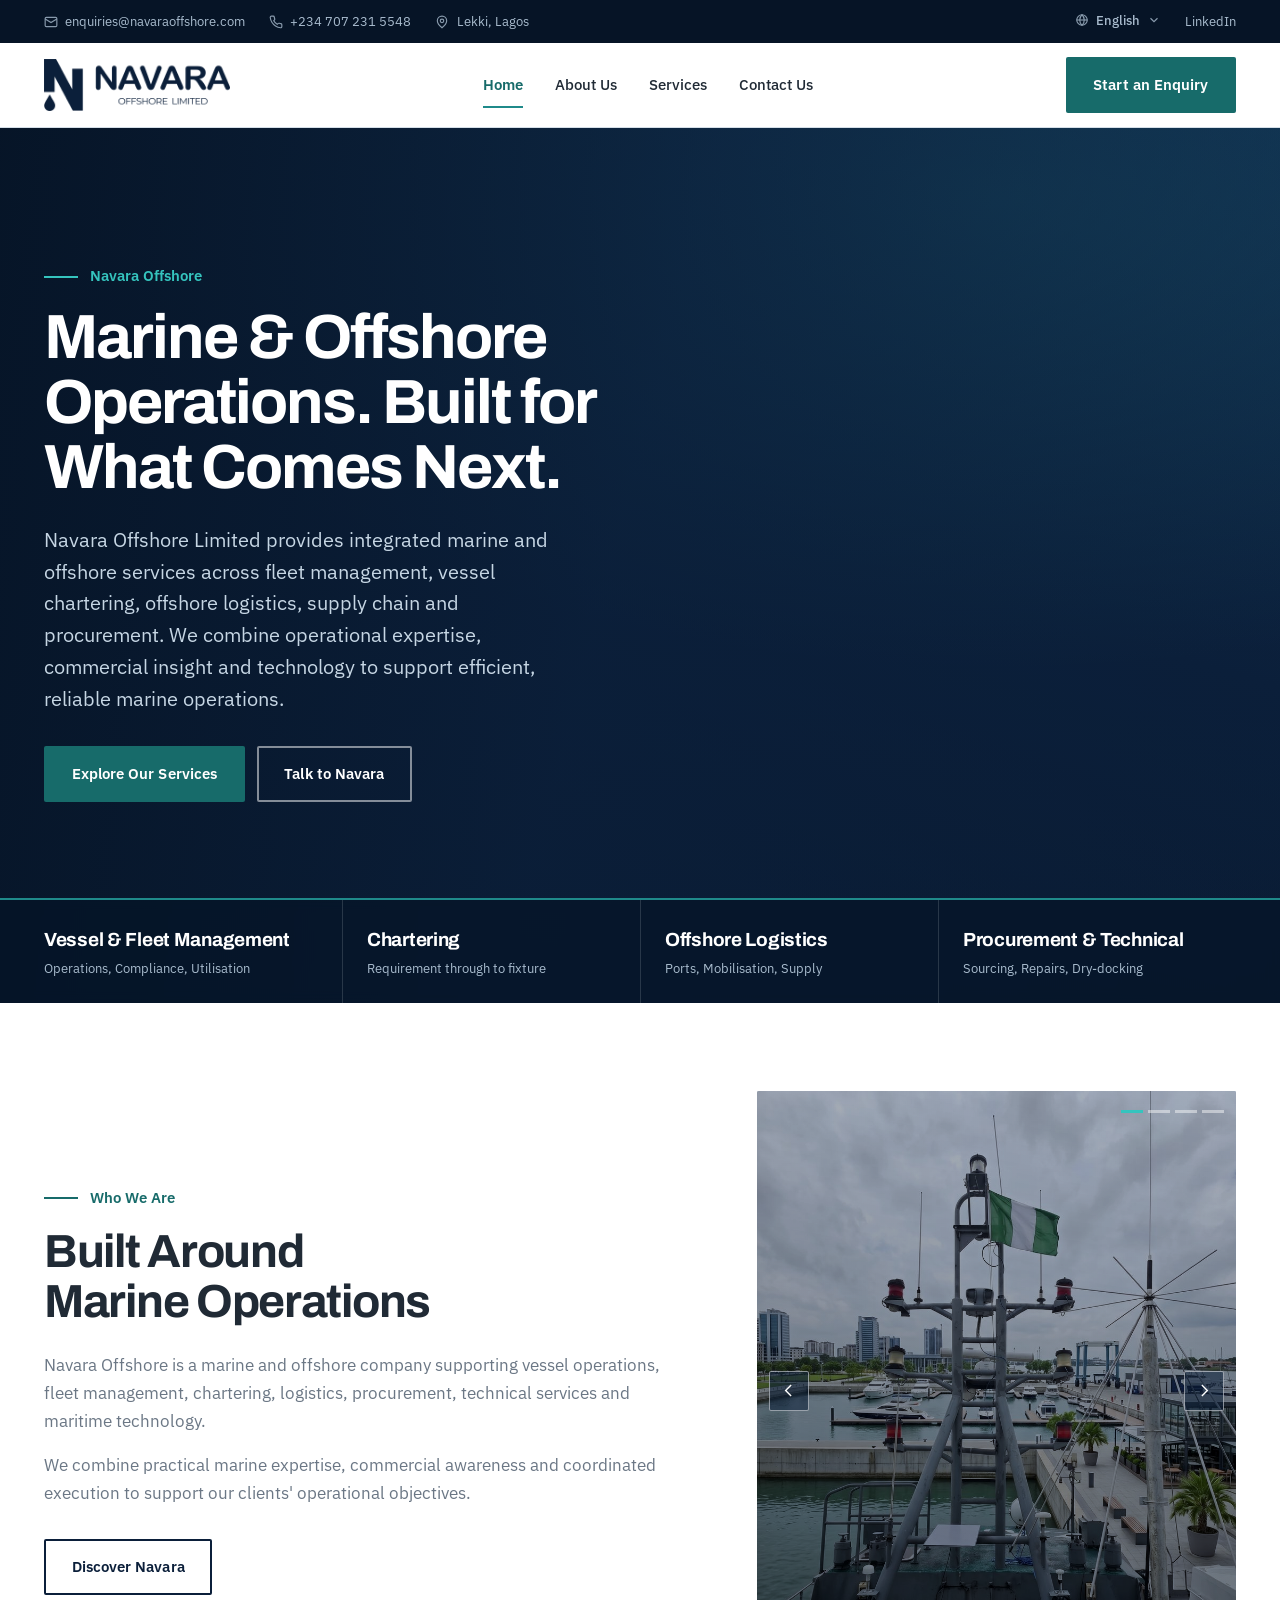
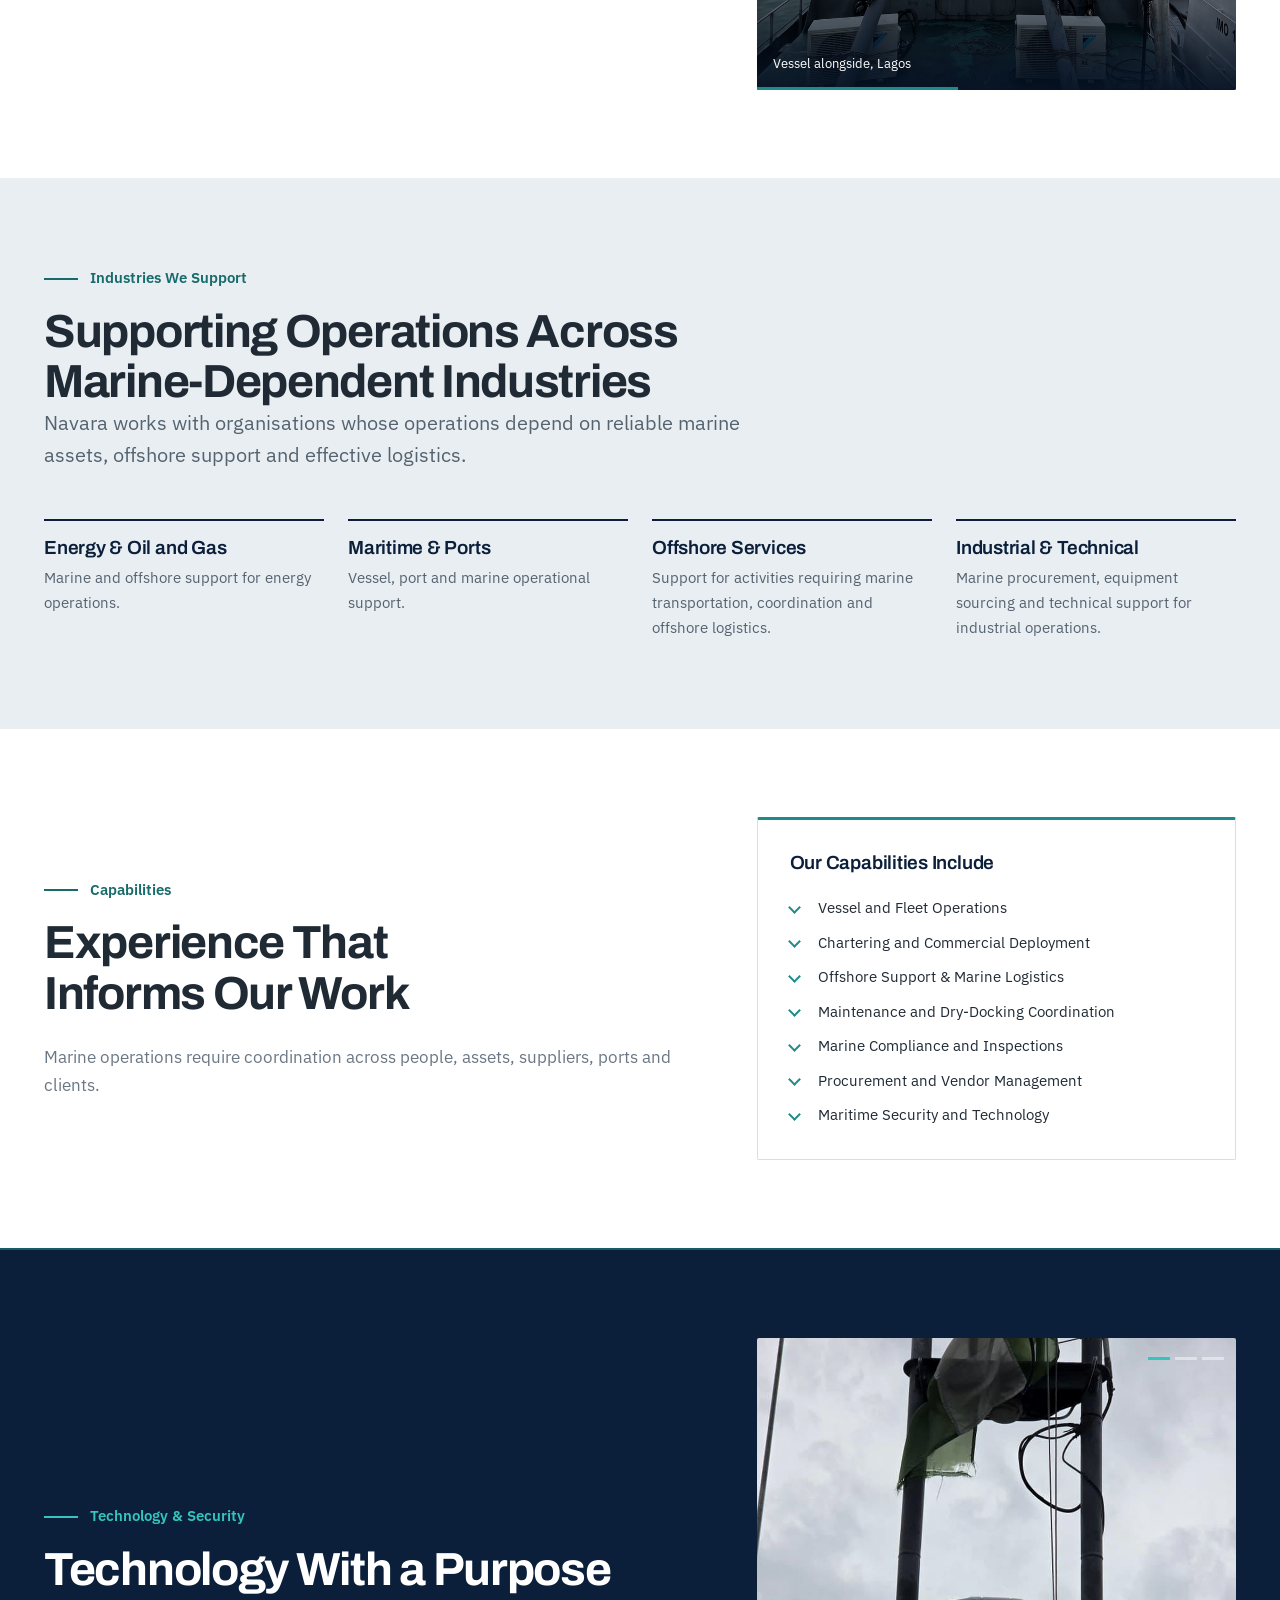
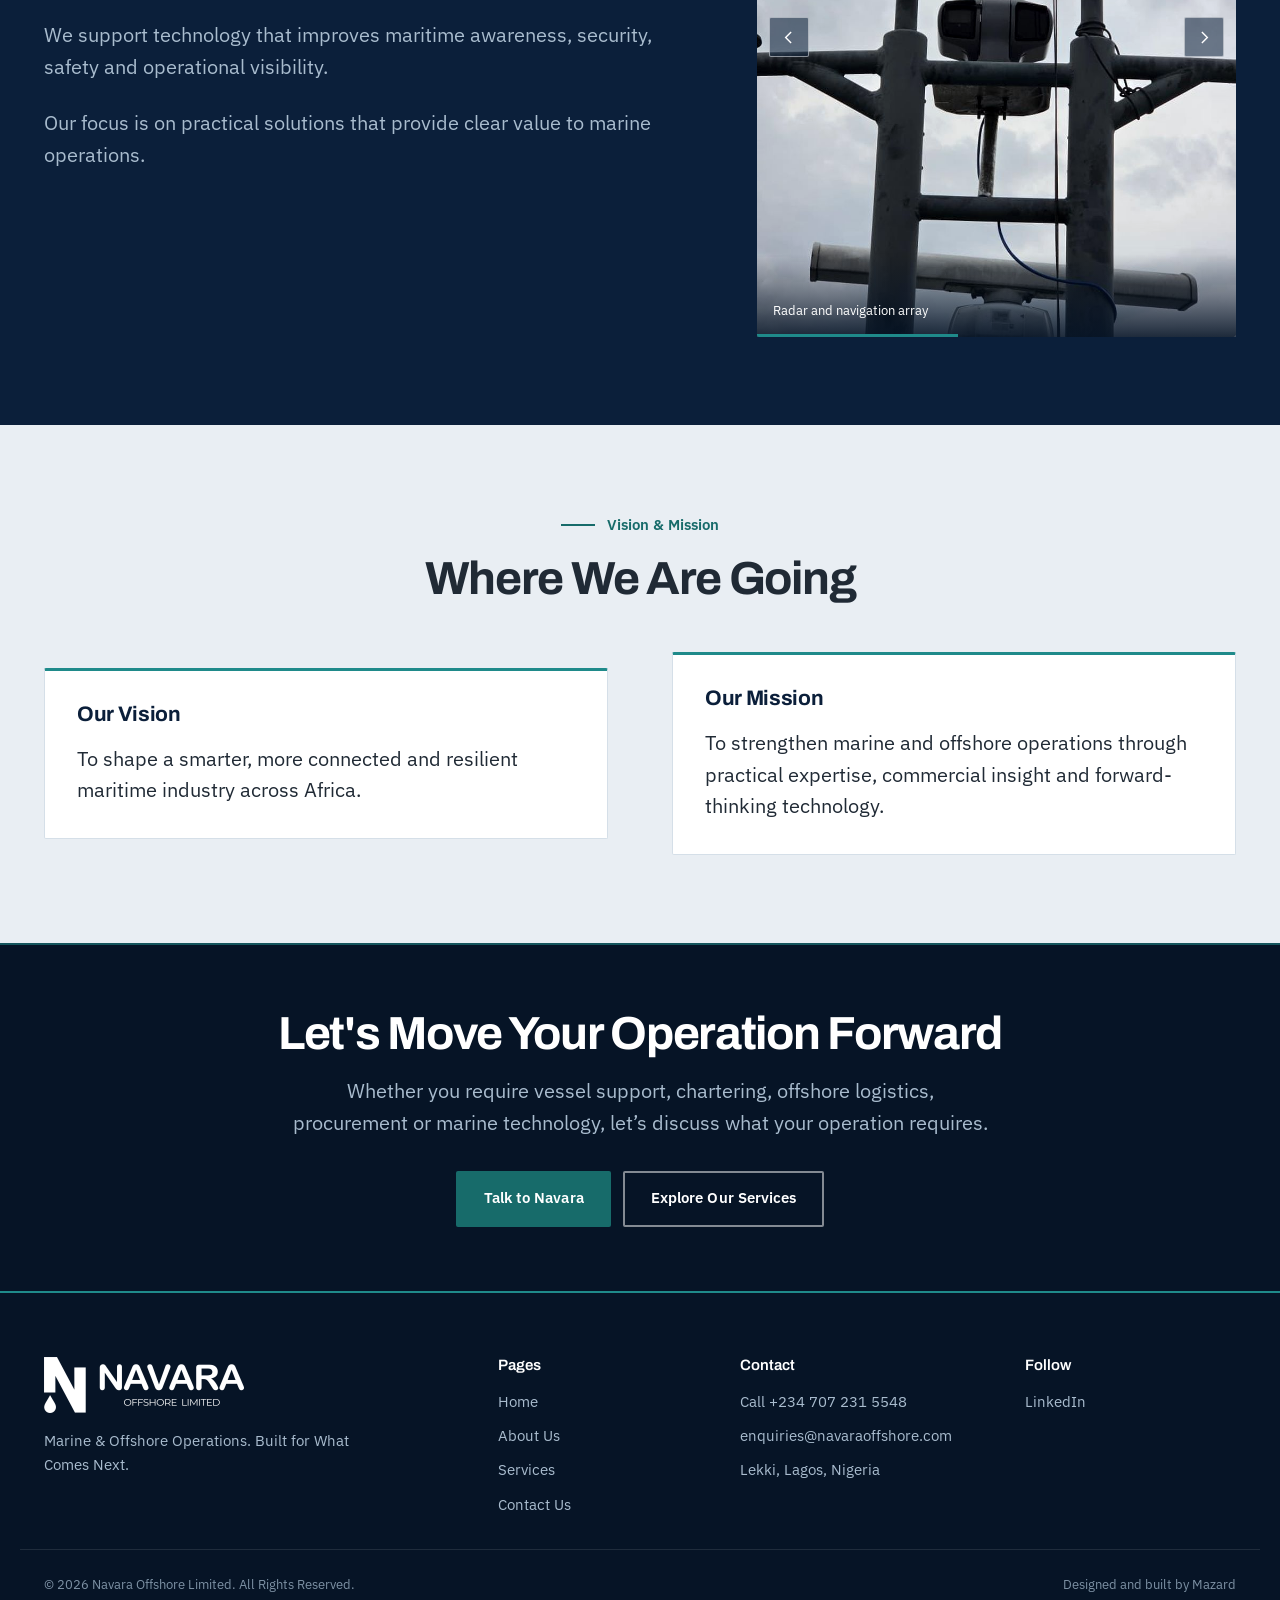
<file: index.html>
<!DOCTYPE html>
<html lang="en">
<head>
  <meta charset="UTF-8">
  <meta name="viewport" content="width=device-width, initial-scale=1">
  <title>Marine &amp; Offshore Services in Nigeria | Navara Offshore</title>
  <meta name="description" content="Navara Offshore Limited: vessel and fleet management, chartering, offshore logistics, procurement and maritime technology across Nigeria and West Africa.">
  <meta name="robots" content="index, follow, max-image-preview:large, max-snippet:-1, max-video-preview:-1">

  <link rel="canonical" href="https://navaraoffshore.com/">

  <!-- Favicons generated from the Navara mark -->
  <link rel="icon" href="favicon.ico" sizes="any">
  <link rel="icon" type="image/png" sizes="32x32" href="images/favicon-32x32.png">
  <link rel="icon" type="image/png" sizes="16x16" href="images/favicon-16x16.png">
  <link rel="apple-touch-icon" href="images/apple-touch-icon.png">
  <link rel="manifest" href="site.webmanifest">
  <meta name="theme-color" content="#0B1F3A">

  <meta property="og:type" content="website">
  <meta property="og:site_name" content="Navara Offshore">
  <meta property="og:locale" content="en_GB">
  <meta property="og:title" content="Marine &amp; Offshore Services in Nigeria | Navara Offshore">
  <meta property="og:description" content="Marine expertise, operational capability and forward-thinking technology supporting vessels, offshore activities and the businesses behind them.">
  <meta property="og:url" content="https://navaraoffshore.com/">
  <meta property="og:image" content="https://navaraoffshore.com/images/og-image.jpg">
  <meta property="og:image:alt" content="Navara Offshore Limited — marine and offshore operations">
  <meta property="og:image:width" content="1200">
  <meta property="og:image:height" content="630">
  <meta name="twitter:image:alt" content="Navara Offshore Limited — marine and offshore operations">
  <meta name="twitter:card" content="summary_large_image">

  <link rel="preconnect" href="https://fonts.googleapis.com">
  <link rel="preconnect" href="https://fonts.gstatic.com" crossorigin>
  <link rel="preconnect" href="https://images.unsplash.com">
  <link rel="stylesheet" href="https://fonts.googleapis.com/css2?family=Archivo:wght@500;600;700&family=IBM+Plex+Sans:wght@400;500;600&display=swap">
  <link rel="stylesheet" href="style.css">
</head>
<body>

  <a class="skip-link" href="#main">Skip to content</a>

  <!-- Shown only when the browser reports a language we can offer. An offer,
       never a redirect: auto-redirecting on browser language hides the English
       pages from crawlers and hijacks visitors who wanted the original. -->
  <div class="langbar" id="langbar" hidden>
    <div class="shell langbar__inner">
      <p class="langbar__msg" id="langbar-msg"></p>
      <a class="langbar__go" id="langbar-go" href="/" rel="nofollow noopener"></a>
      <button class="langbar__close" id="langbar-close" type="button" aria-label="Dismiss"><svg viewBox="0 0 24 24" fill="none" stroke="currentColor" stroke-width="2" aria-hidden="true"><path d="M6 6l12 12M18 6L6 18"/></svg></button>
    </div>
  </div>

  <div class="topbar">
    <div class="shell topbar__inner">
      <div class="topbar__group">
        <a class="topbar__item" href="mailto:enquiries@navaraoffshore.com">
          <svg viewBox="0 0 24 24" fill="none" stroke="currentColor" stroke-width="2" aria-hidden="true"><rect x="2" y="4" width="20" height="16" rx="2"/><path d="M2 7l10 6 10-6"/></svg>
          enquiries@navaraoffshore.com
        </a>
        <a class="topbar__item" href="tel:+2347072315548">
          <svg viewBox="0 0 24 24" fill="none" stroke="currentColor" stroke-width="2" aria-hidden="true"><path d="M22 16.9v3a2 2 0 0 1-2.2 2 19.8 19.8 0 0 1-8.6-3.1 19.5 19.5 0 0 1-6-6A19.8 19.8 0 0 1 2.1 4.2 2 2 0 0 1 4.1 2h3a2 2 0 0 1 2 1.7c.12 1 .35 1.9.67 2.8a2 2 0 0 1-.45 2.1L8.1 9.9a16 16 0 0 0 6 6l1.3-1.22a2 2 0 0 1 2.1-.45c.9.32 1.8.55 2.8.67a2 2 0 0 1 1.7 2z"/></svg>
          +234 707 231 5548
        </a>
        <span class="topbar__item">
          <svg viewBox="0 0 24 24" fill="none" stroke="currentColor" stroke-width="2" aria-hidden="true"><path d="M12 22s8-6.1 8-12a8 8 0 10-16 0c0 5.9 8 12 8 12z"/><circle cx="12" cy="10" r="3"/></svg>
          Lekki, Lagos
        </span>
      </div>
      <div class="topbar__group">
        <details class="lang">
          <summary class="lang__btn">
            <svg viewBox="0 0 24 24" fill="none" stroke="currentColor" stroke-width="2" aria-hidden="true"><circle cx="12" cy="12" r="9"/><path d="M3 12h18"/><path d="M12 3c2.5 2.4 3.9 5.6 3.9 9s-1.4 6.6-3.9 9c-2.5-2.4-3.9-5.6-3.9-9S9.5 5.4 12 3z"/></svg>
            <span class="sr-only">Language:</span>
            <span class="lang__now">English</span>
            <svg class="lang__caret" viewBox="0 0 24 24" fill="none" stroke="currentColor" stroke-width="2" aria-hidden="true"><path d="M6 9l6 6 6-6"/></svg>
          </summary>
          <div class="lang__menu">
            <p class="lang__note">Machine translation by Google</p>
            <a class="lang__opt is-current" href="/" aria-current="true">English</a>
            <a class="lang__opt" hreflang="fr" rel="nofollow noopener" href="https://navaraoffshore-com.translate.goog/?_x_tr_sl=en&amp;_x_tr_tl=fr&amp;_x_tr_hl=fr">Français</a>
            <a class="lang__opt" hreflang="pt" rel="nofollow noopener" href="https://navaraoffshore-com.translate.goog/?_x_tr_sl=en&amp;_x_tr_tl=pt&amp;_x_tr_hl=pt">Português</a>
            <a class="lang__opt" hreflang="es" rel="nofollow noopener" href="https://navaraoffshore-com.translate.goog/?_x_tr_sl=en&amp;_x_tr_tl=es&amp;_x_tr_hl=es">Español</a>
          </div>
        </details>
        <a href="https://www.linkedin.com/company/navara-offshore-ltd/" target="_blank" rel="noopener">LinkedIn</a>
      </div>
    </div>
  </div>

  <header class="masthead">
    <div class="shell masthead__inner">
      <a class="brand" href="/" aria-label="Navara Offshore Limited — home">
        <img class="brand__lockup" src="images/logo-lockup-navy.png"
             alt="Navara Offshore Limited" width="800" height="224">
      </a>

      <nav class="nav" id="primary-nav" aria-label="Primary">
        <a class="nav__link" href="/" aria-current="page">Home</a>
        <a class="nav__link" href="/about">About Us</a>
        <a class="nav__link" href="/services">Services</a>
        <a class="nav__link" href="/contact">Contact Us</a>
        <div class="nav__cta"><a class="btn btn--solid btn--block" href="/contact">Start an Enquiry</a></div>
      </nav>

      <div class="masthead__cta">
        <a class="btn btn--solid" href="/contact">Start an Enquiry</a>
      </div>

      <button class="burger" type="button" aria-expanded="false" aria-controls="primary-nav" aria-label="Open menu">
        <span class="burger__bars"></span>
      </button>
    </div>
  </header>

  <main id="main">

    <!-- Hero -->
    <section class="hero">
      <div class="hero__media">
        <img src="https://images.unsplash.com/photo-1598193956767-5f45a6307639?auto=format&fit=crop&w=2000&q=80"
             alt="" fetchpriority="high" decoding="async">
      </div>

      <div class="shell">
        <div class="hero__inner">
          <p class="label">Navara Offshore</p>
          <h1 class="t-display hero__title">Marine &amp; Offshore Operations. Built for What Comes Next.</h1>
          <p class="lede hero__lede">Navara Offshore Limited provides integrated marine and offshore services across fleet management, vessel chartering, offshore logistics, supply chain and procurement. We combine operational expertise, commercial insight and technology to support efficient, reliable marine operations.</p>
          <div class="btns">
            <a class="btn btn--solid" href="/services">Explore Our Services</a>
            <a class="btn btn--line-light" href="/contact">Talk to Navara</a>
          </div>
        </div>
      </div>

      <div class="strip">
        <div class="shell strip__grid">
          <div class="strip__cell">
            <p class="strip__k">Vessel &amp; Fleet Management</p>
            <p class="strip__v">Operations, Compliance, Utilisation</p>
          </div>
          <div class="strip__cell">
            <p class="strip__k">Chartering</p>
            <p class="strip__v">Requirement through to fixture</p>
          </div>
          <div class="strip__cell">
            <p class="strip__k">Offshore Logistics</p>
            <p class="strip__v">Ports, Mobilisation, Supply</p>
          </div>
          <div class="strip__cell">
            <p class="strip__k">Procurement &amp; Technical</p>
            <p class="strip__v">Sourcing, Repairs, Dry-docking</p>
          </div>
        </div>
      </div>
    </section>

    <!-- Who we are -->
    <section class="band">
      <div class="shell split split--text-lead">
        <div>
          <p class="label">Who We Are</p>
          <h2 class="t-h1">Built Around Marine Operations</h2>
          <div class="prose mt-5">
            <p>Navara Offshore is a marine and offshore company supporting vessel operations, fleet management, chartering, logistics, procurement, technical services and maritime technology.</p>
            <p>We combine practical marine expertise, commercial awareness and coordinated execution to support our clients' operational objectives.
</p>
          </div>
          <p class="mt-6"><a class="btn btn--line" href="/about">Discover Navara</a></p>
        </div>
        <div class="figure figure--tall figure--wash figure--keyline slider"
             data-slider aria-label="Navara Offshore marine operations">
          <div class="slider__track">
            <figure class="slider__slide is-current">
              <img src="images/ops-vessel-lagos-marina.jpg" width="900" height="1125"
                   alt="Vessel berthed at a Lagos marina with the Nigerian ensign flying from the mast"
                   loading="lazy" decoding="async">
              <figcaption class="slider__cap">Vessel alongside, Lagos</figcaption>
            </figure>
            <figure class="slider__slide">
              <img src="images/ops-anchor-yard.jpg" width="900" height="1125"
                   alt="Stockless anchor laid out on the ground at a marine yard for inspection"
                   loading="lazy" decoding="async">
              <figcaption class="slider__cap">Ground tackle staged for survey</figcaption>
            </figure>
            <figure class="slider__slide">
              <img src="images/ops-valve-inspection-yard.jpg" width="900" height="1125"
                   alt="Navara crew in coveralls checking marine valves laid out on a bench at a supply yard"
                   loading="lazy" decoding="async">
              <figcaption class="slider__cap">Procurement inspection at the yard</figcaption>
            </figure>
            <figure class="slider__slide">
              <img src="images/ops-propeller-drydock.jpg" width="900" height="1125"
                   alt="Technician working at a vessel propeller and rudder nozzle in dry dock"
                   loading="lazy" decoding="async">
              <figcaption class="slider__cap">Propeller work in dry dock</figcaption>
            </figure>
          </div>
        </div>
      </div>
    </section>


    <!-- Sectors -->
    <section class="band band--mist">
      <div class="shell">
        <div class="head">
          <p class="label">Industries We Support</p>
          <h2 class="t-h1 measure-wide">Supporting Operations Across Marine-Dependent Industries</h2>
          <p class="lede">Navara works with organisations whose operations depend on reliable marine assets, offshore support and effective logistics.</p>
        </div>

        <div class="grid grid--4up">
          <div class="sector">
            <h3 class="t-h4">Energy &amp; Oil and Gas</h3>
            <p>Marine and offshore support for energy operations.</p>
          </div>
          <div class="sector">
            <h3 class="t-h4">Maritime &amp; Ports</h3>
            <p>Vessel, port and marine operational support.</p>
          </div>
          <div class="sector">
            <h3 class="t-h4">Offshore Services</h3>
            <p>Support for activities requiring marine transportation, coordination and offshore logistics.</p>
          </div>
          <div class="sector">
            <h3 class="t-h4">Industrial &amp; Technical</h3>
            <p>Marine procurement, equipment sourcing and technical support for industrial operations.</p>
          </div>
        </div>
      </div>
    </section>

    <!-- Capabilities -->
    <section class="band">
      <div class="shell split split--text-lead">
        <div>
          <p class="label">Capabilities</p>
          <h2 class="t-h1">Experience That Informs Our Work</h2>
          <div class="prose mt-5">
            <p>Marine operations require coordination across people, assets, suppliers, ports and clients.</p>
          </div>
        </div>
        <div class="panel">
          <h3 class="t-h4">Our Capabilities Include</h3>
          <ul class="checks checks--two mt-5">
            <li>Vessel and Fleet Operations</li>
            <li>Chartering and Commercial Deployment</li>
            <li>Offshore Support &amp; Marine Logistics</li>
            <li>Maintenance and Dry-Docking Coordination</li>
            <li>Marine Compliance and Inspections</li>
            <li>Procurement and Vendor Management</li>
            <li>Maritime Security and Technology</li>
          </ul>
        </div>
      </div>
    </section>

    <!-- Technology -->
    <section class="band band--deep">
      <div class="shell split split--text-lead">
        <div>
          <p class="label">Technology &amp; Security</p>
          <h2 class="t-h1">Technology With a Purpose</h2>
          <p class="lede mt-5">We support technology that improves maritime awareness, security, safety and operational visibility.</p>
          <p class="lede mt-5">Our focus is on practical solutions that provide clear value to marine operations.</p>
        </div>
        <div class="figure figure--tall figure--keyline slider"
             data-slider aria-label="Maritime awareness and vessel technology">
          <div class="slider__track">
            <figure class="slider__slide is-current">
              <img src="images/tech-radar-mast-array.jpg" width="900" height="1125"
                   alt="Radar scanner and navigation lights mounted on a vessel mast"
                   loading="lazy" decoding="async">
              <figcaption class="slider__cap">Radar and navigation array</figcaption>
            </figure>
            <figure class="slider__slide">
              <img src="images/tech-bridge-mast-harbour.jpg" width="900" height="1125"
                   alt="Vessel bridge mast and monitoring equipment against a working harbour"
                   loading="lazy" decoding="async">
              <figcaption class="slider__cap">Bridge mast against a working harbour</figcaption>
            </figure>
            <figure class="slider__slide">
              <img src="images/tech-vessel-navigation-mast.jpg" width="900" height="1125"
                   alt="Navigation and communications equipment on a vessel berthed alongside"
                   loading="lazy" decoding="async">
              <figcaption class="slider__cap">Navigation and comms fit, alongside</figcaption>
            </figure>
          </div>
        </div>
      </div>
    </section>


    <!-- Vision & mission -->
    <section class="band band--mist">
      <div class="shell">
        <div class="head head--center">
          <p class="label label--center">Vision &amp; Mission</p>
          <h2 class="t-h1">Where We Are Going</h2>
        </div>
        <div class="split split--even">
          <div class="panel">
            <h3 class="t-h3">Our Vision</h3>
            <p class="lede lede--ink mt-4">To shape a smarter, more connected and resilient maritime industry across Africa.</p>
          </div>
          <div class="panel">
            <h3 class="t-h3">Our Mission</h3>
            <p class="lede lede--ink mt-4">To strengthen marine and offshore operations through practical expertise, commercial insight and forward-thinking technology.</p>
          </div>
        </div>
      </div>
    </section>

    <!-- Closing CTA -->
    <section class="band band--abyss band--tight">
      <div class="shell center">
        <h2 class="t-h1">Let's Move Your Operation Forward</h2>
        <p class="lede mt-4">Whether you require vessel support, chartering, offshore logistics, procurement or marine technology, let’s discuss what your operation requires.</p>
        <div class="btns btns--center mt-6">
          <a class="btn btn--solid" href="/contact">Talk to Navara</a>
          <a class="btn btn--line-light" href="/services">Explore Our Services</a>
        </div>
      </div>
    </section>

  </main>

  <footer class="footer">
    <div class="shell footer__top">
      <div>
        <a class="footer__brand" href="/" aria-label="Navara Offshore Limited — home">
          <img src="images/logo-lockup-white.png"
               alt="Navara Offshore Limited" width="800" height="224">
        </a>
        <p class="footer__tag">Marine &amp; Offshore Operations. Built for What Comes Next.</p>
      </div>
      <div>
        <h3>Pages</h3>
        <ul>
          <li><a href="/">Home</a></li>
          <li><a href="/about">About Us</a></li>
          <li><a href="/services">Services</a></li>
          <li><a href="/contact">Contact Us</a></li>
        </ul>
      </div>
      <div>
        <h3>Contact</h3>
        <ul>
          <li><a href="tel:+2347072315548">Call +234 707 231 5548</a></li>
          <li><a href="mailto:enquiries@navaraoffshore.com">enquiries@navaraoffshore.com</a></li>
          <li>Lekki, Lagos, Nigeria</li>
        </ul>
      </div>
      <div>
        <h3>Follow</h3>
        <ul>
          <li><a href="https://www.linkedin.com/company/navara-offshore-ltd/" target="_blank" rel="noopener">LinkedIn</a></li>
        </ul>
      </div>
    </div>
    <div class="shell footer__bottom">
      <p>&copy; <span data-year>2026</span> Navara Offshore Limited. All Rights Reserved.</p>
      <p>Designed and built by <a href="https://www.x.com/mazardor" target="_blank" rel="noopener">Mazard</a></p>
    </div>
  </footer>
  <!-- Structured data. The Organization node is repeated in full on every
       page rather than referenced by @id from one definition: crawlers parse
       pages independently, so a bare {"@id": ...} on an inner page resolves
       to nothing. Locality, region and telephone are now published. The one
       field still missing is "streetAddress"; once that exists, add it to
       the PostalAddress and switch "@type" to ["Organization",
       "ProfessionalService"] — the LocalBusiness subtypes require a street
       address and a phone, and that pair is what unlocks the local pack. -->
  <script type="application/ld+json">
  {
    "@context": "https://schema.org",
    "@graph": [
      {
        "@type": "Organization",
        "@id": "https://navaraoffshore.com/#organization",
        "name": "Navara Offshore Limited",
        "alternateName": "Navara Offshore",
        "url": "https://navaraoffshore.com/",
        "logo": {
          "@type": "ImageObject",
          "url": "https://navaraoffshore.com/images/logo-tile.png",
          "width": 512,
          "height": 512
        },
        "image": "https://navaraoffshore.com/images/og-image.jpg",
        "description": "Marine and offshore company supporting vessel operations, fleet management, chartering, offshore logistics, procurement, technical support and maritime technology.",
        "email": "enquiries@navaraoffshore.com",
        "telephone": "+234-707-231-5548",
        "address": {
          "@type": "PostalAddress",
          "addressLocality": "Lekki",
          "addressRegion": "Lagos",
          "addressCountry": "NG"
        },
        "areaServed": [
          {
            "@type": "Country",
            "name": "Nigeria"
          },
          {
            "@type": "Place",
            "name": "West Africa"
          },
          {
            "@type": "Place",
            "name": "Africa"
          }
        ],
        "knowsAbout": [
          "Fleet management",
          "Vessel management",
          "Vessel chartering",
          "Offshore logistics",
          "Marine procurement",
          "Dry-docking coordination",
          "Marine compliance and inspections",
          "Maritime security and technology"
        ],
        "contactPoint": [
          {
            "@type": "ContactPoint",
            "contactType": "sales",
            "telephone": "+234-707-231-5548",
            "email": "enquiries@navaraoffshore.com",
            "availableLanguage": [
              "English"
            ],
            "areaServed": [
              "NG",
              "Africa"
            ]
          }
        ],
        "sameAs": [
          "https://www.linkedin.com/company/navara-offshore-ltd/"
        ]
      },
      {
        "@type": "WebSite",
        "@id": "https://navaraoffshore.com/#website",
        "url": "https://navaraoffshore.com/",
        "name": "Navara Offshore",
        "publisher": {
          "@id": "https://navaraoffshore.com/#organization"
        },
        "inLanguage": "en"
      },
      {
        "@type": "WebPage",
        "@id": "https://navaraoffshore.com/#webpage",
        "url": "https://navaraoffshore.com/",
        "name": "Marine & Offshore Services in Nigeria | Navara Offshore",
        "description": "Vessel and fleet management, chartering, offshore logistics, procurement and maritime technology across Nigeria and West Africa.",
        "isPartOf": {
          "@id": "https://navaraoffshore.com/#website"
        },
        "about": {
          "@id": "https://navaraoffshore.com/#organization"
        },
        "inLanguage": "en"
      }
    ]
  }
  </script>

  <script src="main.js"></script>
</body>
</html>
</file>
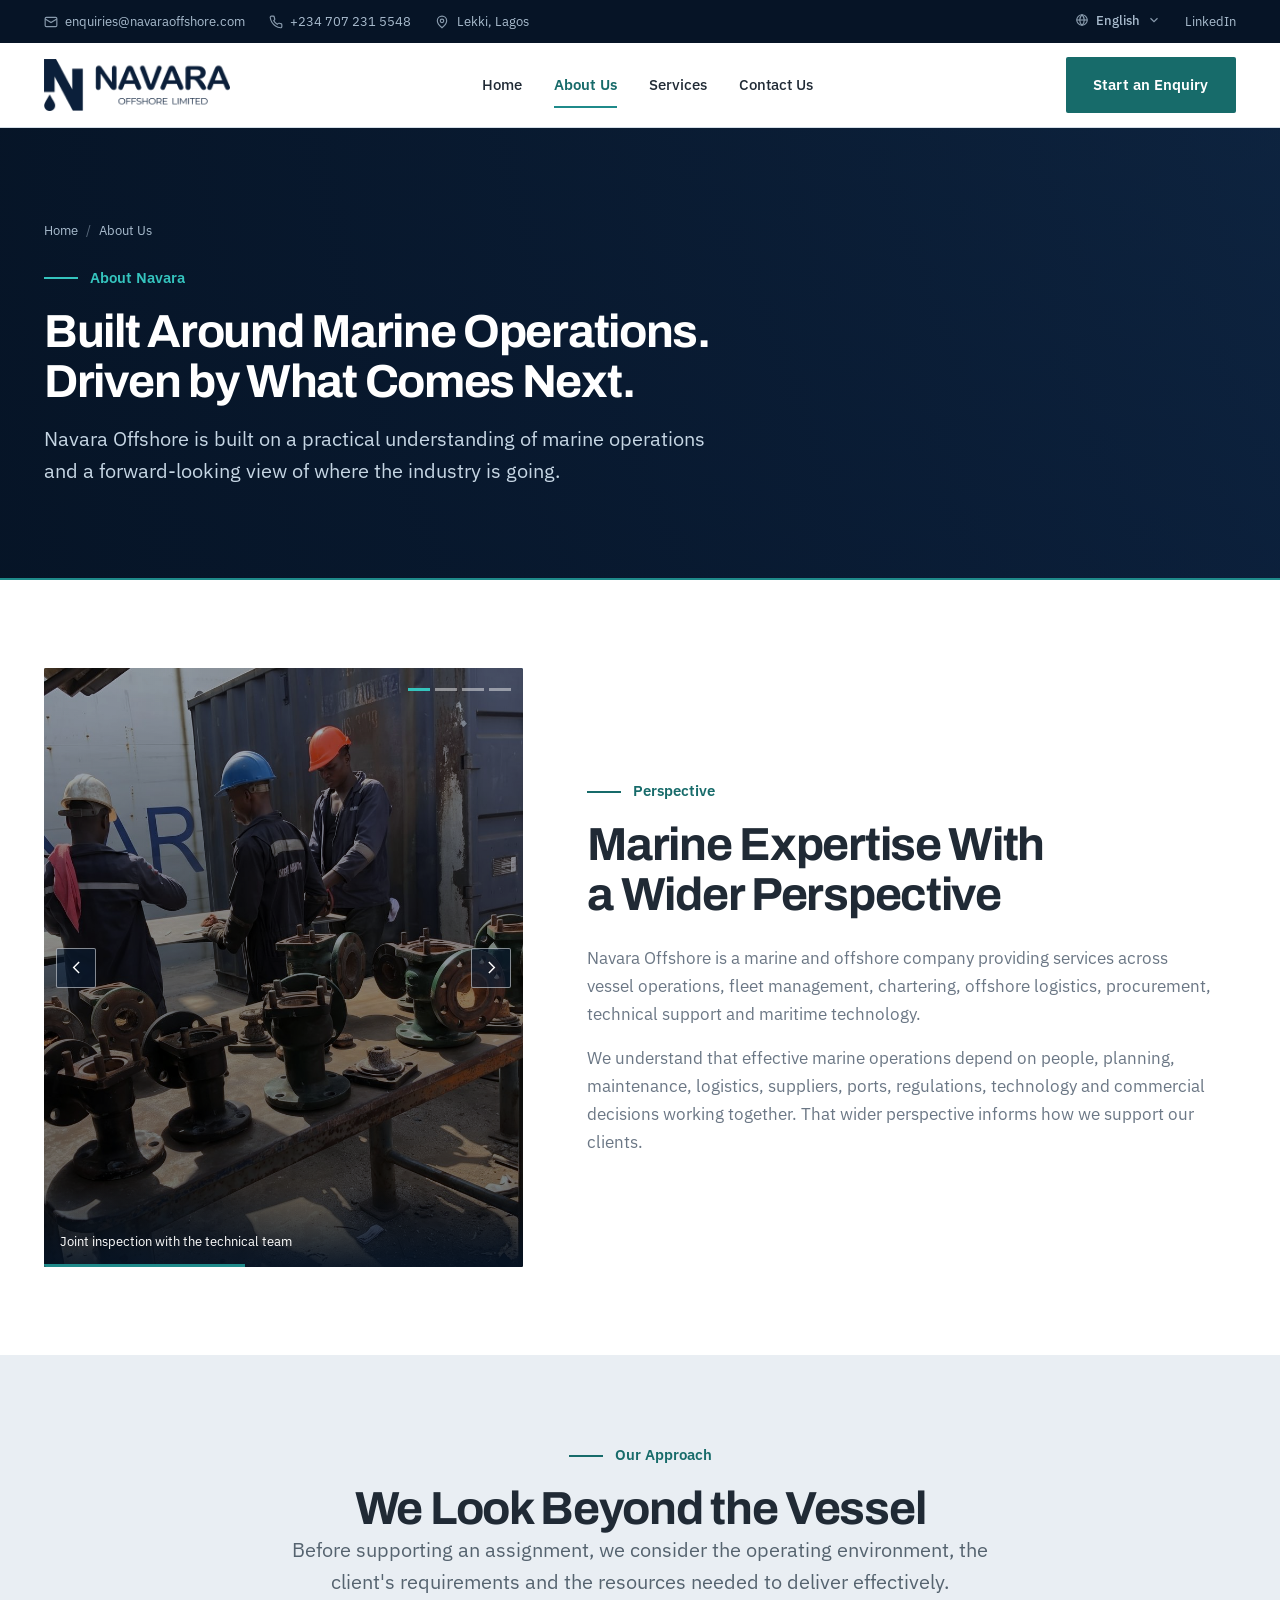
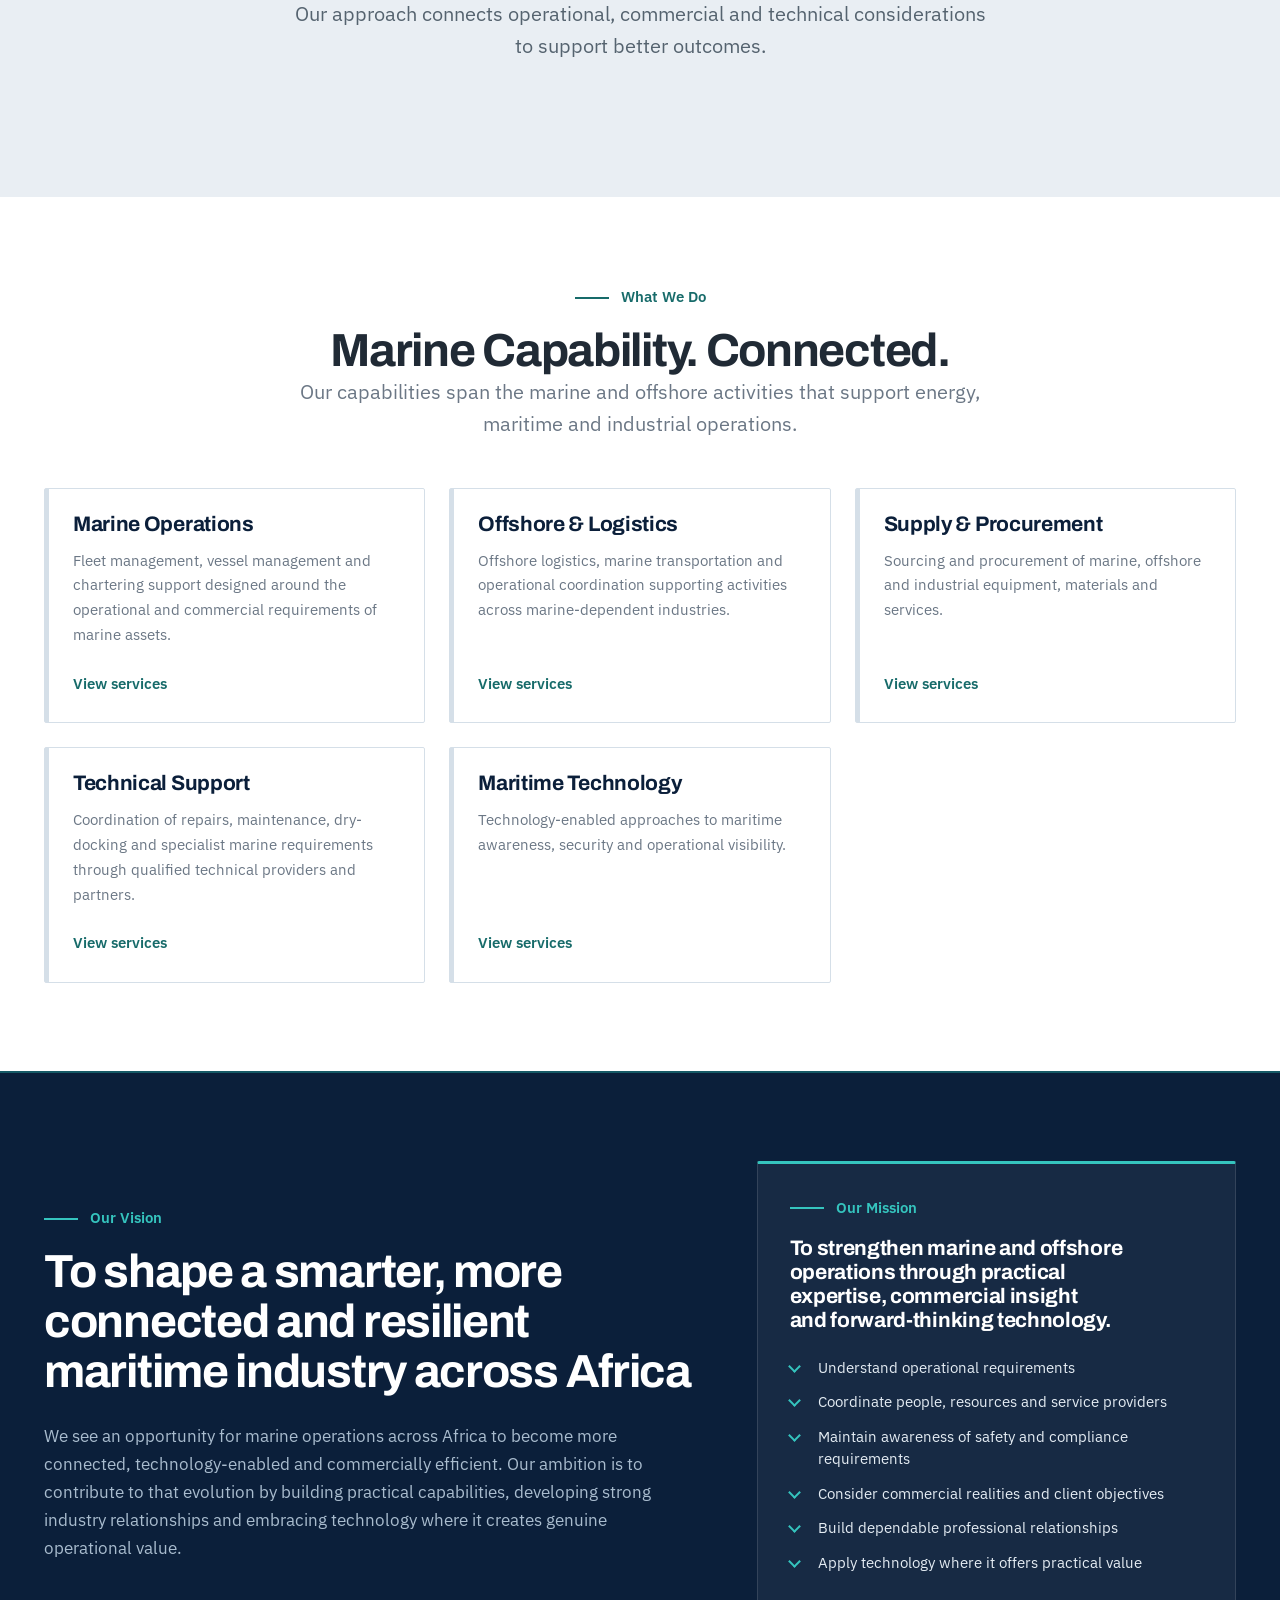
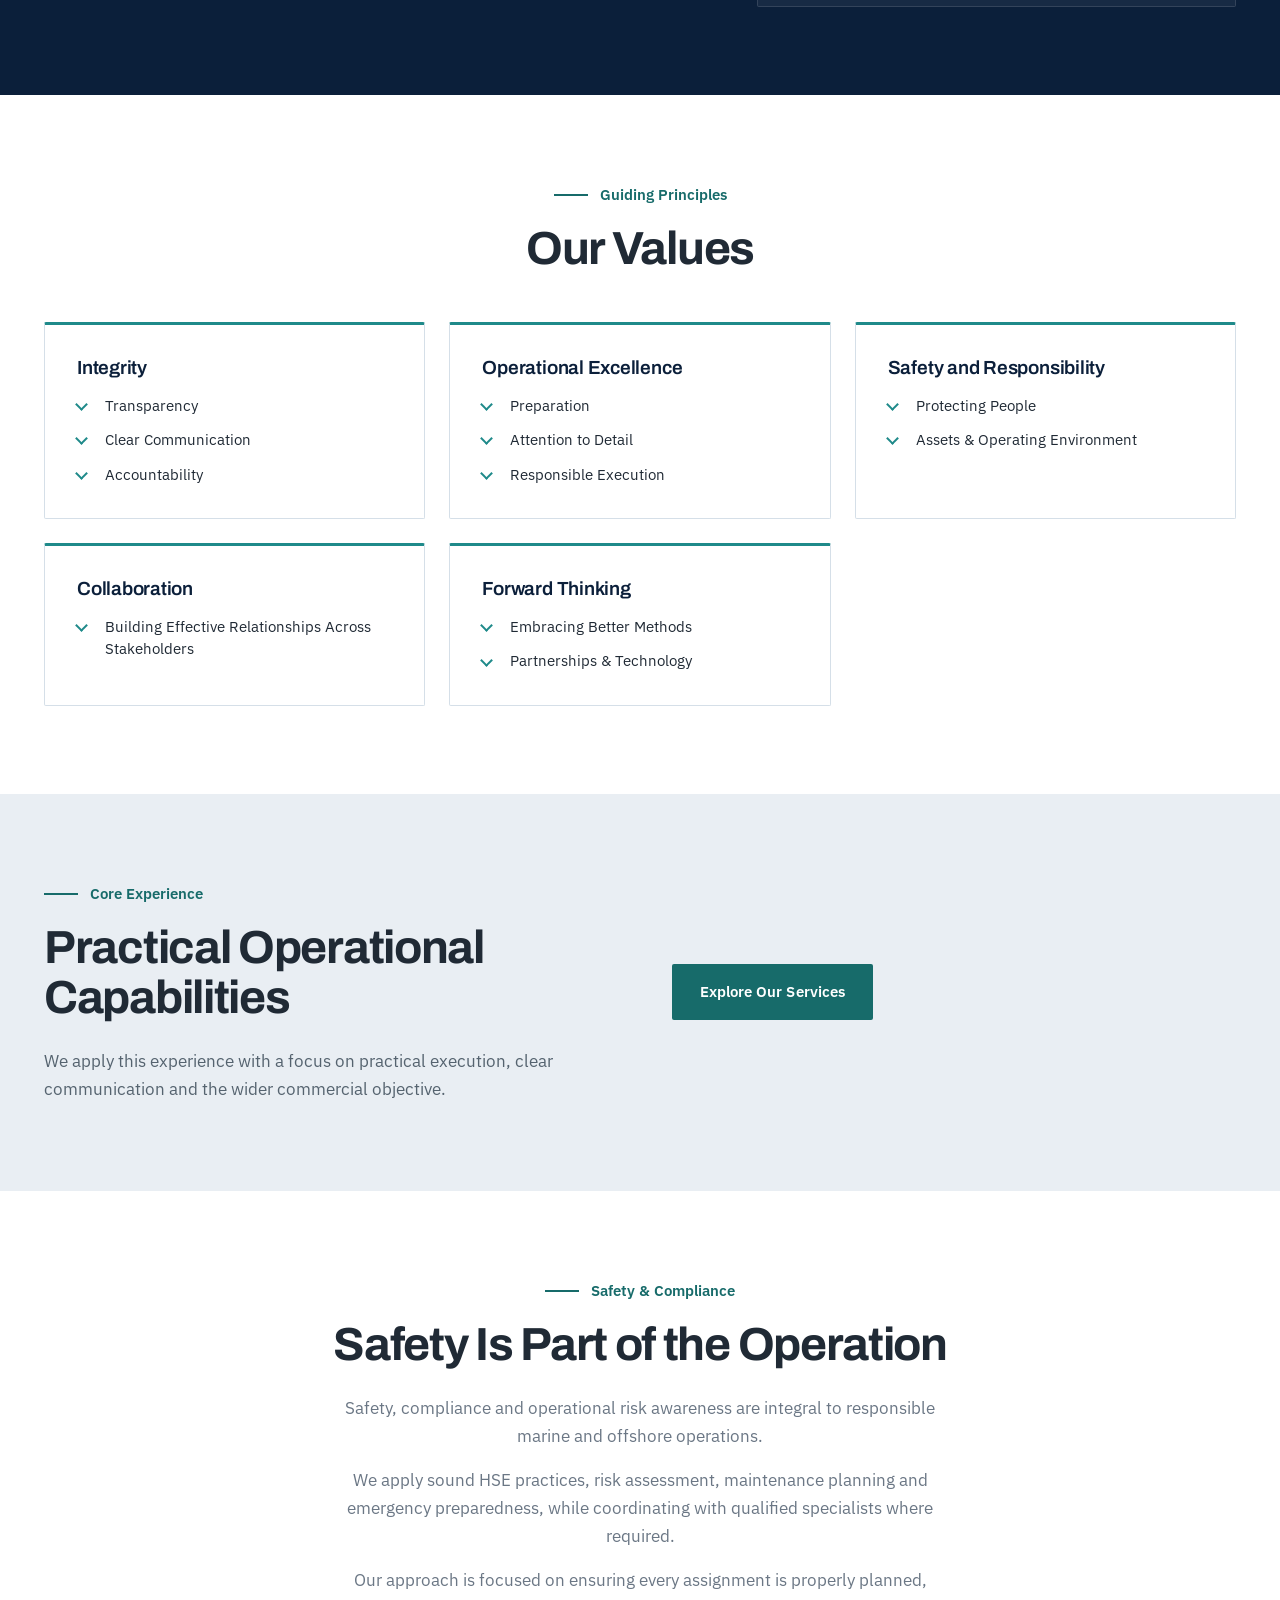
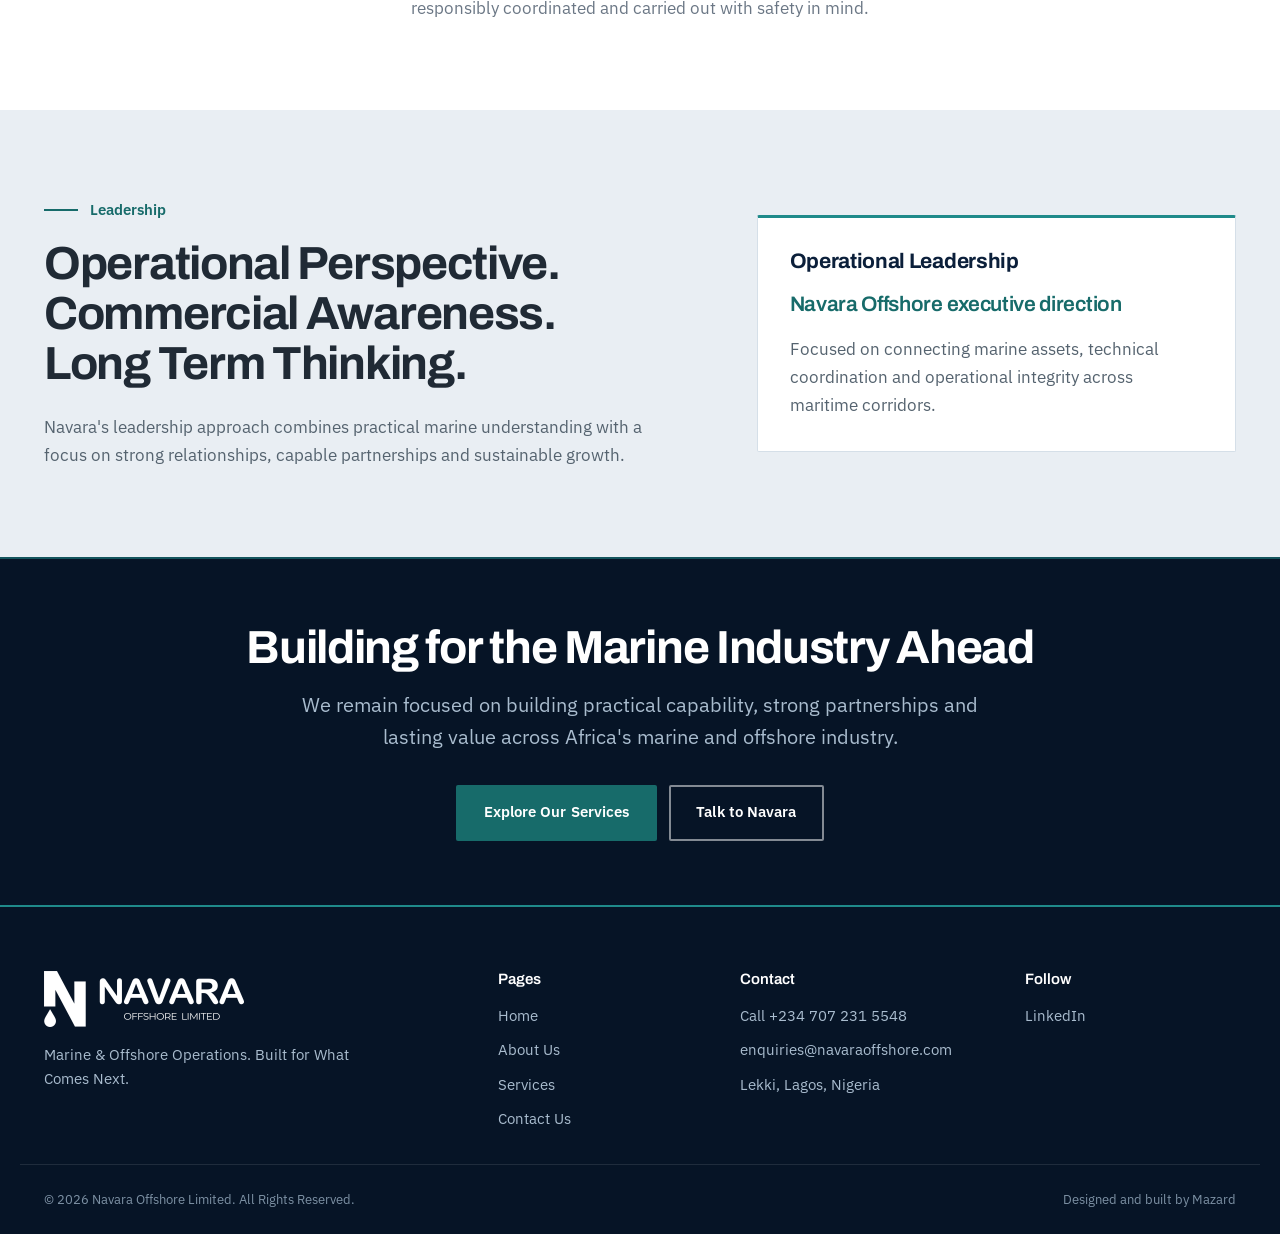
<file: about.html>
<!DOCTYPE html>
<html lang="en">
<head>
  <meta charset="UTF-8">
  <meta name="viewport" content="width=device-width, initial-scale=1">
  <title>About Navara Offshore | Marine &amp; Offshore Company, Nigeria</title>
  <meta name="description" content="Navara Offshore Limited is a Nigerian marine and offshore company built on operational understanding, commercial insight and maritime industry expertise.">
  <meta name="robots" content="index, follow, max-image-preview:large, max-snippet:-1, max-video-preview:-1">

  <link rel="canonical" href="https://navaraoffshore.com/about">

  <link rel="icon" href="favicon.ico" sizes="any">
  <link rel="icon" type="image/png" sizes="32x32" href="images/favicon-32x32.png">
  <link rel="icon" type="image/png" sizes="16x16" href="images/favicon-16x16.png">
  <link rel="apple-touch-icon" href="images/apple-touch-icon.png">
  <link rel="manifest" href="site.webmanifest">
  <meta name="theme-color" content="#0B1F3A">

  <meta property="og:type" content="website">
  <meta property="og:site_name" content="Navara Offshore">
  <meta property="og:locale" content="en_GB">
  <meta property="og:title" content="About Navara Offshore | Marine &amp; Offshore Company, Nigeria">
  <meta property="og:description" content="Built around marine operations. Driven by what comes next.">
  <meta property="og:url" content="https://navaraoffshore.com/about">
  <meta property="og:image" content="https://navaraoffshore.com/images/og-image.jpg">
  <meta property="og:image:alt" content="Navara Offshore Limited — marine and offshore operations">
  <meta property="og:image:width" content="1200">
  <meta property="og:image:height" content="630">
  <meta name="twitter:image:alt" content="Navara Offshore Limited — marine and offshore operations">
  <meta name="twitter:card" content="summary_large_image">

  <link rel="preconnect" href="https://fonts.googleapis.com">
  <link rel="preconnect" href="https://fonts.gstatic.com" crossorigin>
  <link rel="preconnect" href="https://images.unsplash.com">
  <link rel="stylesheet" href="https://fonts.googleapis.com/css2?family=Archivo:wght@500;600;700&family=IBM+Plex+Sans:wght@400;500;600&display=swap">
  <link rel="stylesheet" href="style.css">
</head>
<body>

  <a class="skip-link" href="#main">Skip to content</a>

  <!-- Shown only when the browser reports a language we can offer. An offer,
       never a redirect: auto-redirecting on browser language hides the English
       pages from crawlers and hijacks visitors who wanted the original. -->
  <div class="langbar" id="langbar" hidden>
    <div class="shell langbar__inner">
      <p class="langbar__msg" id="langbar-msg"></p>
      <a class="langbar__go" id="langbar-go" href="/" rel="nofollow noopener"></a>
      <button class="langbar__close" id="langbar-close" type="button" aria-label="Dismiss"><svg viewBox="0 0 24 24" fill="none" stroke="currentColor" stroke-width="2" aria-hidden="true"><path d="M6 6l12 12M18 6L6 18"/></svg></button>
    </div>
  </div>

  <div class="topbar">
    <div class="shell topbar__inner">
      <div class="topbar__group">
        <a class="topbar__item" href="mailto:enquiries@navaraoffshore.com">
          <svg viewBox="0 0 24 24" fill="none" stroke="currentColor" stroke-width="2" aria-hidden="true"><rect x="2" y="4" width="20" height="16" rx="2"/><path d="M2 7l10 6 10-6"/></svg>
          enquiries@navaraoffshore.com
        </a>
        <a class="topbar__item" href="tel:+2347072315548">
          <svg viewBox="0 0 24 24" fill="none" stroke="currentColor" stroke-width="2" aria-hidden="true"><path d="M22 16.9v3a2 2 0 0 1-2.2 2 19.8 19.8 0 0 1-8.6-3.1 19.5 19.5 0 0 1-6-6A19.8 19.8 0 0 1 2.1 4.2 2 2 0 0 1 4.1 2h3a2 2 0 0 1 2 1.7c.12 1 .35 1.9.67 2.8a2 2 0 0 1-.45 2.1L8.1 9.9a16 16 0 0 0 6 6l1.3-1.22a2 2 0 0 1 2.1-.45c.9.32 1.8.55 2.8.67a2 2 0 0 1 1.7 2z"/></svg>
          +234 707 231 5548
        </a>
        <span class="topbar__item">
          <svg viewBox="0 0 24 24" fill="none" stroke="currentColor" stroke-width="2" aria-hidden="true"><path d="M12 22s8-6.1 8-12a8 8 0 10-16 0c0 5.9 8 12 8 12z"/><circle cx="12" cy="10" r="3"/></svg>
          Lekki, Lagos
        </span>
      </div>
      <div class="topbar__group">
        <details class="lang">
          <summary class="lang__btn">
            <svg viewBox="0 0 24 24" fill="none" stroke="currentColor" stroke-width="2" aria-hidden="true"><circle cx="12" cy="12" r="9"/><path d="M3 12h18"/><path d="M12 3c2.5 2.4 3.9 5.6 3.9 9s-1.4 6.6-3.9 9c-2.5-2.4-3.9-5.6-3.9-9S9.5 5.4 12 3z"/></svg>
            <span class="sr-only">Language:</span>
            <span class="lang__now">English</span>
            <svg class="lang__caret" viewBox="0 0 24 24" fill="none" stroke="currentColor" stroke-width="2" aria-hidden="true"><path d="M6 9l6 6 6-6"/></svg>
          </summary>
          <div class="lang__menu">
            <p class="lang__note">Machine translation by Google</p>
            <a class="lang__opt is-current" href="/about" aria-current="true">English</a>
            <a class="lang__opt" hreflang="fr" rel="nofollow noopener" href="https://navaraoffshore-com.translate.goog/about?_x_tr_sl=en&amp;_x_tr_tl=fr&amp;_x_tr_hl=fr">Français</a>
            <a class="lang__opt" hreflang="pt" rel="nofollow noopener" href="https://navaraoffshore-com.translate.goog/about?_x_tr_sl=en&amp;_x_tr_tl=pt&amp;_x_tr_hl=pt">Português</a>
            <a class="lang__opt" hreflang="es" rel="nofollow noopener" href="https://navaraoffshore-com.translate.goog/about?_x_tr_sl=en&amp;_x_tr_tl=es&amp;_x_tr_hl=es">Español</a>
          </div>
        </details>
        <a href="https://www.linkedin.com/company/navara-offshore-ltd/" target="_blank" rel="noopener">LinkedIn</a>
      </div>
    </div>
  </div>

  <header class="masthead">
    <div class="shell masthead__inner">
      <a class="brand" href="/" aria-label="Navara Offshore Limited — home">
        <img class="brand__lockup" src="images/logo-lockup-navy.png"
             alt="Navara Offshore Limited" width="800" height="224">
      </a>

      <nav class="nav" id="primary-nav" aria-label="Primary">
        <a class="nav__link" href="/">Home</a>
        <a class="nav__link" href="/about" aria-current="page">About Us</a>
        <a class="nav__link" href="/services">Services</a>
        <a class="nav__link" href="/contact">Contact Us</a>
        <div class="nav__cta"><a class="btn btn--solid btn--block" href="/contact">Start an Enquiry</a></div>
      </nav>

      <div class="masthead__cta">
        <a class="btn btn--solid" href="/contact">Start an Enquiry</a>
      </div>

      <button class="burger" type="button" aria-expanded="false" aria-controls="primary-nav" aria-label="Open menu">
        <span class="burger__bars"></span>
      </button>
    </div>
  </header>

  <main id="main">

    <section class="pagehead">
      <div class="pagehead__media">
        <img src="https://images.unsplash.com/photo-1494412574643-ff11b0a5c1c3?auto=format&fit=crop&w=1800&q=80"
             alt="" fetchpriority="high" decoding="async">
      </div>
      <div class="shell">
        <div class="pagehead__inner">
          <ul class="crumbs">
            <li><a href="/">Home</a></li>
            <li>About Us</li>
          </ul>
          <p class="label">About Navara</p>
          <h1 class="t-h1">Built Around Marine Operations. Driven by What Comes Next.</h1>
          <p class="lede">Navara Offshore is built on a practical understanding of marine operations and a forward-looking view of where the industry is going.</p>
        </div>
      </div>
    </section>

    <!-- Perspective -->
    <section class="band">
      <div class="shell split split--media-lead">
        <div class="figure figure--tall figure--wash figure--keyline slider"
             data-slider aria-label="Navara Offshore at work across the operation">
          <div class="slider__track">
            <figure class="slider__slide is-current">
              <img src="images/perspective-team-valve-inspection.jpg" width="900" height="1125"
                   alt="Navara team inspecting marine valves together on a bench at a supply yard"
                   loading="lazy" decoding="async">
              <figcaption class="slider__cap">Joint inspection with the technical team</figcaption>
            </figure>
            <figure class="slider__slide">
              <img src="images/perspective-propeller-scaffold.jpg" width="900" height="1125"
                   alt="Technician on scaffolding working at a vessel propeller in dry dock"
                   loading="lazy" decoding="async">
              <figcaption class="slider__cap">Hull and propeller access in dry dock</figcaption>
            </figure>
            <figure class="slider__slide">
              <img src="images/perspective-vessel-alongside.jpg" width="900" height="1125"
                   alt="Vessel berthed alongside a quay with its navigation mast in view"
                   loading="lazy" decoding="async">
              <figcaption class="slider__cap">Vessel alongside, pre-mobilisation</figcaption>
            </figure>
            <figure class="slider__slide">
              <img src="images/perspective-valves-pallet.jpg" width="900" height="1125"
                   alt="Butterfly valves and a gearbox staged on a pallet ready for onward supply"
                   loading="lazy" decoding="async">
              <figcaption class="slider__cap">Equipment staged for onward supply</figcaption>
            </figure>
          </div>
        </div>
        <div>
          <p class="label">Perspective</p>
          <h2 class="t-h1">Marine Expertise With a Wider Perspective</h2>
          <div class="prose mt-5">
            <p>Navara Offshore is a marine and offshore company providing services across vessel operations, fleet management, chartering, offshore logistics, procurement, technical support and maritime technology.</p>
            <p>We understand that effective marine operations depend on people, planning, maintenance, logistics, suppliers, ports, regulations, technology and commercial decisions working together. That wider perspective informs how we support our clients.</p>
          </div>
        </div>
      </div>
    </section>

    <!-- Approach -->
    <section class="band band--mist">
      <div class="shell">
        <div class="head head--center">
          <p class="label label--center">Our Approach</p>
          <h2 class="t-h1">We Look Beyond the Vessel</h2>
          <p class="lede">Before supporting an assignment, we consider the operating environment, the client's requirements and the resources needed to deliver effectively.</p>
          <p class="lede">Our approach connects operational, commercial and technical considerations to support better outcomes.</p>
        </div>
      </div>
    </section>

    <!-- What we do -->
    <section class="band">
      <div class="shell">
        <div class="head head--center">
          <p class="label label--center">What We Do</p>
          <h2 class="t-h1">Marine Capability. Connected.</h2>
          <p class="lede">Our capabilities span the marine and offshore activities that support energy, maritime and industrial operations.</p>
        </div>

        <div class="grid">
          <article class="svc">
            <h3 class="t-h3">Marine Operations</h3>
            <p>Fleet management, vessel management and chartering support designed around the operational and commercial requirements of marine assets.</p>
            <a class="tlink" href="/services" aria-label="View services: marine operations">View services</a>
          </article>
          <article class="svc">
            <h3 class="t-h3">Offshore &amp; Logistics</h3>
            <p>Offshore logistics, marine transportation and operational coordination supporting activities across marine-dependent industries.</p>
            <a class="tlink" href="/services" aria-label="View services: offshore and logistics">View services</a>
          </article>
          <article class="svc">
            <h3 class="t-h3">Supply &amp; Procurement</h3>
            <p>Sourcing and procurement of marine, offshore and industrial equipment, materials and services.</p>
            <a class="tlink" href="/services" aria-label="View services: supply and procurement">View services</a>
          </article>
          <article class="svc">
            <h3 class="t-h3">Technical Support</h3>
            <p>Coordination of repairs, maintenance, dry-docking and specialist marine requirements through qualified technical providers and partners.</p>
            <a class="tlink" href="/services" aria-label="View services: technical support">View services</a>
          </article>
          <article class="svc">
            <h3 class="t-h3">Maritime Technology</h3>
            <p>Technology-enabled approaches to maritime awareness, security and operational visibility.</p>
            <a class="tlink" href="/services" aria-label="View services: maritime technology">View services</a>
          </article>
        </div>
      </div>
    </section>

    <!-- Vision & mission -->
    <section class="band band--deep">
      <div class="shell split split--text-lead">
        <div>
          <p class="label">Our Vision</p>
          <h2 class="t-h1">To shape a smarter, more connected and resilient maritime industry across Africa</h2>
          <div class="prose mt-5">
            <p>We see an opportunity for marine operations across Africa to become more connected, technology-enabled and commercially efficient. Our ambition is to contribute to that evolution by building practical capabilities, developing strong industry relationships and embracing technology where it creates genuine operational value.</p>
          </div>
        </div>
        <div class="panel panel--dark">
          <p class="label">Our Mission</p>
          <h3 class="t-h3">To strengthen marine and offshore operations through practical expertise, commercial insight and forward-thinking technology.</h3>
          <ul class="checks mt-5">
            <li>Understand operational requirements</li>
            <li>Coordinate people, resources and service providers</li>
            <li>Maintain awareness of safety and compliance requirements</li>
            <li>Consider commercial realities and client objectives</li>
            <li>Build dependable professional relationships</li>
            <li>Apply technology where it offers practical value</li>
          </ul>
        </div>
      </div>
    </section>

    <!-- Values -->
    <section class="band">
      <div class="shell">
        <div class="head head--center">
          <p class="label label--center">Guiding Principles</p>
          <h2 class="t-h1">Our Values</h2>
        </div>

        <div class="grid">
          <div class="panel">
            <h3 class="t-h4">Integrity</h3>
            <ul class="checks mt-4">
              <li>Transparency</li>
              <li>Clear Communication</li>
              <li>Accountability</li>
            </ul>
          </div>
          <div class="panel">
            <h3 class="t-h4">Operational Excellence</h3>
            <ul class="checks mt-4">
              <li>Preparation</li>
              <li>Attention to Detail</li>
              <li>Responsible Execution</li>
            </ul>
          </div>
          <div class="panel">
            <h3 class="t-h4">Safety and Responsibility</h3>
            <ul class="checks mt-4">
              <li>Protecting People</li>
              <li>Assets &amp; Operating Environment</li>
            </ul>
          </div>
          <div class="panel">
            <h3 class="t-h4">Collaboration</h3>
            <ul class="checks mt-4">
              <li>Building Effective Relationships Across Stakeholders</li>
            </ul>
          </div>
          <div class="panel">
            <h3 class="t-h4">Forward Thinking</h3>
            <ul class="checks mt-4">
              <li>Embracing Better Methods</li>
              <li>Partnerships &amp; Technology</li>
            </ul>
          </div>
        </div>
      </div>
    </section>

    <!-- Capabilities -->
    <section class="band band--mist">
      <div class="shell split split--even">
        <div>
          <p class="label">Core Experience</p>
          <h2 class="t-h1">Practical Operational Capabilities</h2>
          <div class="prose mt-5">
            <p>We apply this experience with a focus on practical execution, clear communication and the wider commercial objective.</p>
          </div>
        </div>
        <div class="btns">
          <a class="btn btn--solid" href="/services">Explore Our Services</a>
        </div>
      </div>
    </section>

    <!-- Safety -->
    <section class="band">
      <div class="shell center">
        <p class="label label--center">Safety &amp; Compliance</p>
        <h2 class="t-h1">Safety Is Part of the Operation</h2>
        <div class="prose mt-5">
          <p>Safety, compliance and operational risk awareness are integral to responsible marine and offshore operations.</p>
          <p>We apply sound HSE practices, risk assessment, maintenance planning and emergency preparedness, while coordinating with qualified specialists where required.</p>
          <p>Our approach is focused on ensuring every assignment is properly planned, responsibly coordinated and carried out with safety in mind.</p>
        </div>
      </div>
    </section>

    <!-- Leadership -->
    <section class="band band--mist">
      <div class="shell split split--text-lead">
        <div>
          <p class="label">Leadership</p>
          <h2 class="t-h1">Operational Perspective. Commercial Awareness. Long Term Thinking.</h2>
          <div class="prose mt-5">
            <p>Navara's leadership approach combines practical marine understanding with a focus on strong relationships, capable partnerships and sustainable growth.</p>
          </div>
        </div>
        <div class="panel">
          <h3 class="t-h3">Operational Leadership</h3>
          <p class="pull mt-4">Navara Offshore executive direction</p>
          <div class="prose mt-4">
            <p>Focused on connecting marine assets, technical coordination and operational integrity across maritime corridors.</p>
          </div>
        </div>
      </div>
    </section>

    <!-- CTA -->
    <section class="band band--abyss band--tight">
      <div class="shell center">
        <h2 class="t-h1">Building for the Marine Industry Ahead</h2>
        <p class="lede mt-4">We remain focused on building practical capability, strong partnerships and lasting value across Africa's marine and offshore industry.</p>
        <div class="btns btns--center mt-6">
          <a class="btn btn--solid" href="/services">Explore Our Services</a>
          <a class="btn btn--line-light" href="/contact">Talk to Navara</a>
        </div>
      </div>
    </section>

  </main>

  <footer class="footer">
    <div class="shell footer__top">
      <div>
        <a class="footer__brand" href="/" aria-label="Navara Offshore Limited — home">
          <img src="images/logo-lockup-white.png"
               alt="Navara Offshore Limited" width="800" height="224">
        </a>
        <p class="footer__tag">Marine &amp; Offshore Operations. Built for What Comes Next.</p>
      </div>
      <div>
        <h3>Pages</h3>
        <ul>
          <li><a href="/">Home</a></li>
          <li><a href="/about">About Us</a></li>
          <li><a href="/services">Services</a></li>
          <li><a href="/contact">Contact Us</a></li>
        </ul>
      </div>
      <div>
        <h3>Contact</h3>
        <ul>
          <li><a href="tel:+2347072315548">Call +234 707 231 5548</a></li>
          <li><a href="mailto:enquiries@navaraoffshore.com">enquiries@navaraoffshore.com</a></li>
          <li>Lekki, Lagos, Nigeria</li>
        </ul>
      </div>
      <div>
        <h3>Follow</h3>
        <ul>
          <li><a href="https://www.linkedin.com/company/navara-offshore-ltd/" target="_blank" rel="noopener">LinkedIn</a></li>
        </ul>
      </div>
    </div>
    <div class="shell footer__bottom">
      <p>&copy; <span data-year>2026</span> Navara Offshore Limited. All Rights Reserved.</p>
      <p>Designed and built by <a href="https://www.x.com/mazardor" target="_blank" rel="noopener">Mazard</a></p>
    </div>
  </footer>

  <!-- Structured data: references the sitewide Organization by @id. -->
  <script type="application/ld+json">
  {
    "@context": "https://schema.org",
    "@graph": [
      {
        "@type": "Organization",
        "@id": "https://navaraoffshore.com/#organization",
        "name": "Navara Offshore Limited",
        "alternateName": "Navara Offshore",
        "url": "https://navaraoffshore.com/",
        "logo": {
          "@type": "ImageObject",
          "url": "https://navaraoffshore.com/images/logo-tile.png",
          "width": 512,
          "height": 512
        },
        "image": "https://navaraoffshore.com/images/og-image.jpg",
        "description": "Marine and offshore company supporting vessel operations, fleet management, chartering, offshore logistics, procurement, technical support and maritime technology.",
        "email": "enquiries@navaraoffshore.com",
        "telephone": "+234-707-231-5548",
        "address": {
          "@type": "PostalAddress",
          "addressLocality": "Lekki",
          "addressRegion": "Lagos",
          "addressCountry": "NG"
        },
        "areaServed": [
          {
            "@type": "Country",
            "name": "Nigeria"
          },
          {
            "@type": "Place",
            "name": "West Africa"
          },
          {
            "@type": "Place",
            "name": "Africa"
          }
        ],
        "knowsAbout": [
          "Fleet management",
          "Vessel management",
          "Vessel chartering",
          "Offshore logistics",
          "Marine procurement",
          "Dry-docking coordination",
          "Marine compliance and inspections",
          "Maritime security and technology"
        ],
        "contactPoint": [
          {
            "@type": "ContactPoint",
            "contactType": "sales",
            "telephone": "+234-707-231-5548",
            "email": "enquiries@navaraoffshore.com",
            "availableLanguage": [
              "English"
            ],
            "areaServed": [
              "NG",
              "Africa"
            ]
          }
        ],
        "sameAs": [
          "https://www.linkedin.com/company/navara-offshore-ltd/"
        ]
      },
      {
        "@type": "WebSite",
        "@id": "https://navaraoffshore.com/#website",
        "url": "https://navaraoffshore.com/",
        "name": "Navara Offshore",
        "publisher": {
          "@id": "https://navaraoffshore.com/#organization"
        },
        "inLanguage": "en"
      },
      {
        "@type": [
          "WebPage",
          "AboutPage"
        ],
        "@id": "https://navaraoffshore.com/about#webpage",
        "url": "https://navaraoffshore.com/about",
        "name": "About Navara Offshore | Marine & Offshore Company, Nigeria",
        "description": "A Nigerian marine and offshore company built on operational understanding, commercial insight and maritime industry expertise.",
        "isPartOf": {
          "@id": "https://navaraoffshore.com/#website"
        },
        "about": {
          "@id": "https://navaraoffshore.com/#organization"
        },
        "inLanguage": "en",
        "breadcrumb": {
          "@id": "https://navaraoffshore.com/about#breadcrumb"
        }
      },
      {
        "@type": "BreadcrumbList",
        "@id": "https://navaraoffshore.com/about#breadcrumb",
        "itemListElement": [
          {
            "@type": "ListItem",
            "position": 1,
            "name": "Home",
            "item": "https://navaraoffshore.com/"
          },
          {
            "@type": "ListItem",
            "position": 2,
            "name": "About Us",
            "item": "https://navaraoffshore.com/about"
          }
        ]
      }
    ]
  }
  </script>

  <script src="main.js"></script>
</body>
</html>
</file>
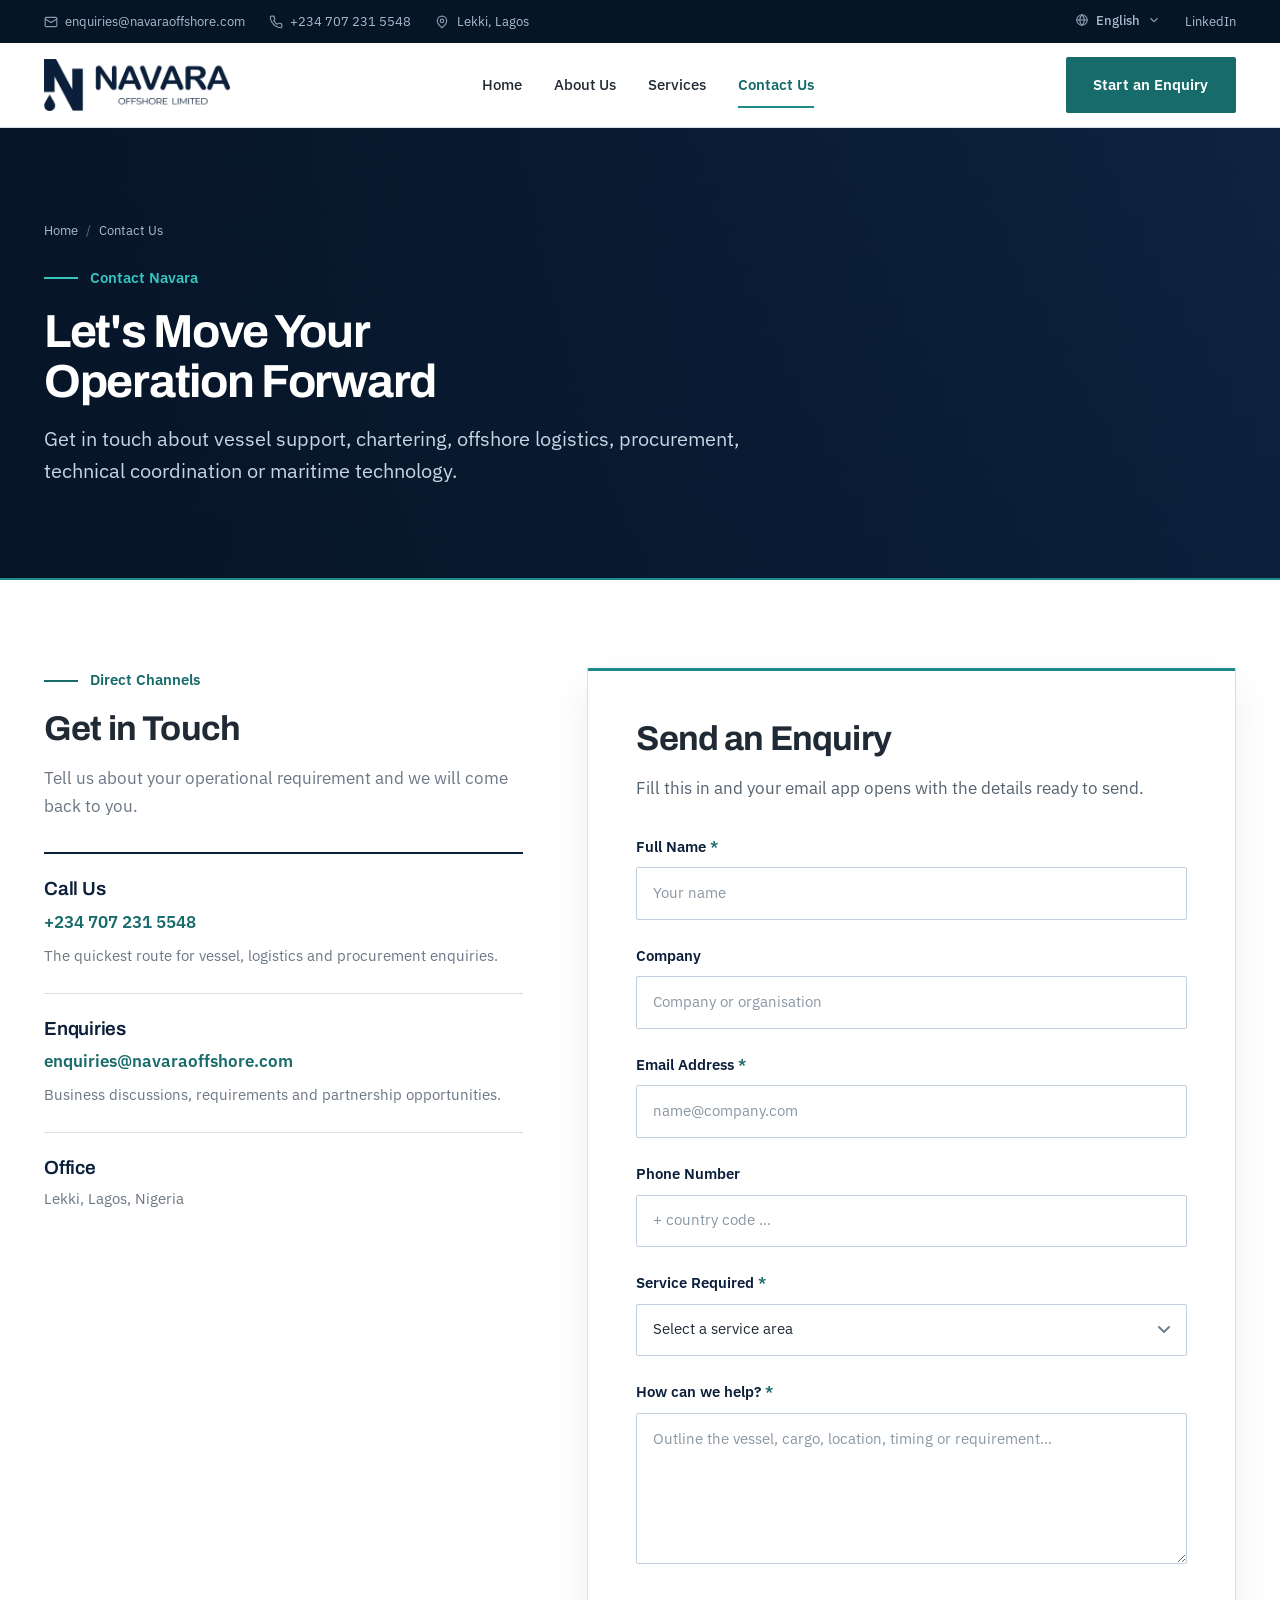
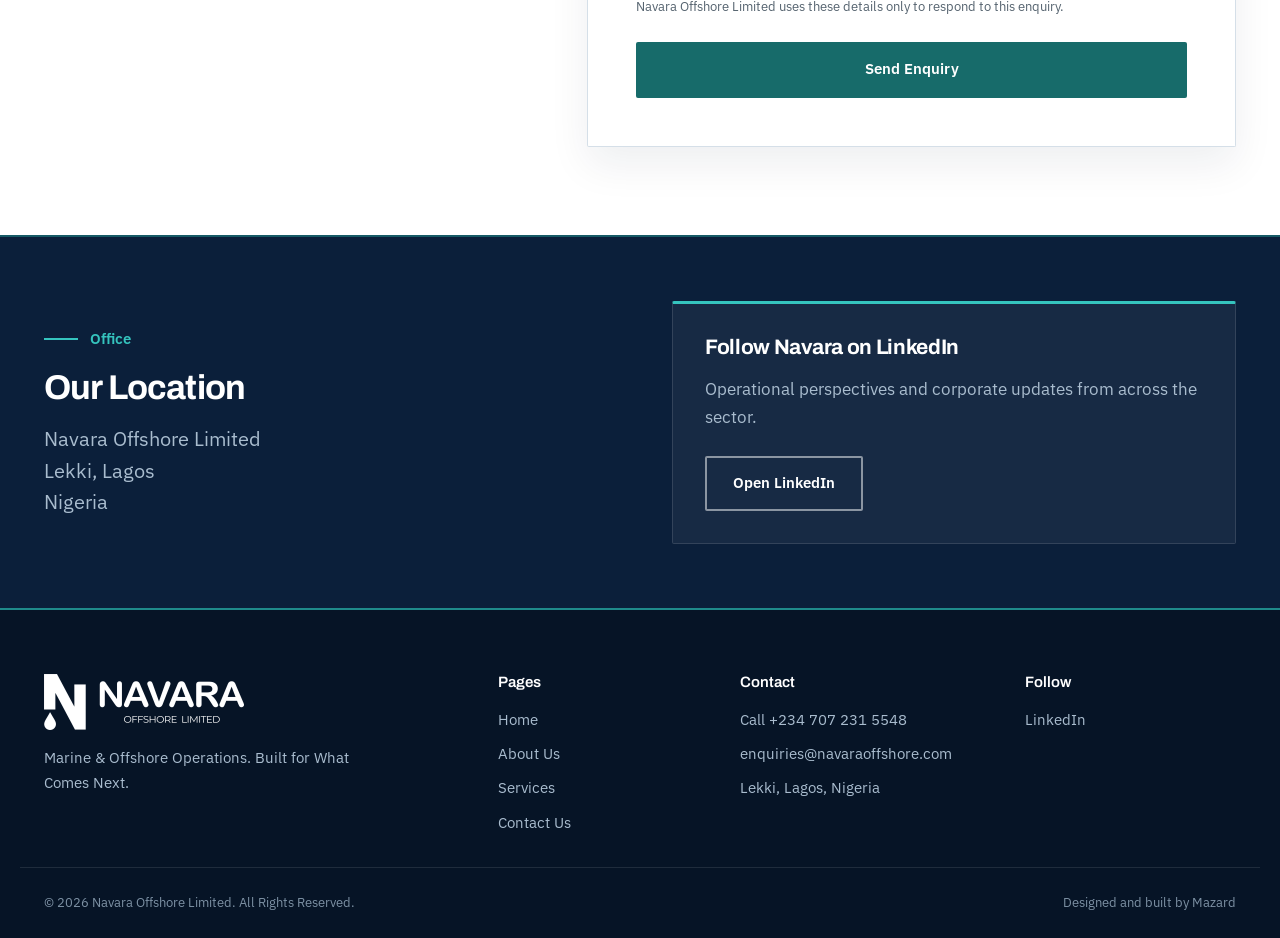
<file: contact.html>
<!DOCTYPE html>
<html lang="en">
<head>
  <meta charset="UTF-8">
  <meta name="viewport" content="width=device-width, initial-scale=1">
  <title>Contact Navara Offshore | Marine &amp; Offshore Enquiries</title>
  <meta name="description" content="Contact Navara Offshore Limited about vessel support, chartering, offshore logistics, procurement, technical coordination or maritime technology in Nigeria.">
  <meta name="robots" content="index, follow, max-image-preview:large, max-snippet:-1, max-video-preview:-1">

  <link rel="canonical" href="https://navaraoffshore.com/contact">

  <link rel="icon" href="favicon.ico" sizes="any">
  <link rel="icon" type="image/png" sizes="32x32" href="images/favicon-32x32.png">
  <link rel="icon" type="image/png" sizes="16x16" href="images/favicon-16x16.png">
  <link rel="apple-touch-icon" href="images/apple-touch-icon.png">
  <link rel="manifest" href="site.webmanifest">
  <meta name="theme-color" content="#0B1F3A">

  <meta property="og:type" content="website">
  <meta property="og:site_name" content="Navara Offshore">
  <meta property="og:locale" content="en_GB">
  <meta property="og:title" content="Contact Navara Offshore | Marine &amp; Offshore Enquiries">
  <meta property="og:description" content="Tell us what your operation requires and we will come back with how Navara can support it.">
  <meta property="og:url" content="https://navaraoffshore.com/contact">
  <meta property="og:image" content="https://navaraoffshore.com/images/og-image.jpg">
  <meta property="og:image:alt" content="Navara Offshore Limited — marine and offshore operations">
  <meta property="og:image:width" content="1200">
  <meta property="og:image:height" content="630">
  <meta name="twitter:image:alt" content="Navara Offshore Limited — marine and offshore operations">
  <meta name="twitter:card" content="summary_large_image">

  <link rel="preconnect" href="https://fonts.googleapis.com">
  <link rel="preconnect" href="https://fonts.gstatic.com" crossorigin>
  <link rel="preconnect" href="https://images.unsplash.com">
  <link rel="stylesheet" href="https://fonts.googleapis.com/css2?family=Archivo:wght@500;600;700&family=IBM+Plex+Sans:wght@400;500;600&display=swap">
  <link rel="stylesheet" href="style.css">
</head>
<body>

  <a class="skip-link" href="#main">Skip to content</a>

  <!-- Shown only when the browser reports a language we can offer. An offer,
       never a redirect: auto-redirecting on browser language hides the English
       pages from crawlers and hijacks visitors who wanted the original. -->
  <div class="langbar" id="langbar" hidden>
    <div class="shell langbar__inner">
      <p class="langbar__msg" id="langbar-msg"></p>
      <a class="langbar__go" id="langbar-go" href="/" rel="nofollow noopener"></a>
      <button class="langbar__close" id="langbar-close" type="button" aria-label="Dismiss"><svg viewBox="0 0 24 24" fill="none" stroke="currentColor" stroke-width="2" aria-hidden="true"><path d="M6 6l12 12M18 6L6 18"/></svg></button>
    </div>
  </div>

  <div class="topbar">
    <div class="shell topbar__inner">
      <div class="topbar__group">
        <a class="topbar__item" href="mailto:enquiries@navaraoffshore.com">
          <svg viewBox="0 0 24 24" fill="none" stroke="currentColor" stroke-width="2" aria-hidden="true"><rect x="2" y="4" width="20" height="16" rx="2"/><path d="M2 7l10 6 10-6"/></svg>
          enquiries@navaraoffshore.com
        </a>
        <a class="topbar__item" href="tel:+2347072315548">
          <svg viewBox="0 0 24 24" fill="none" stroke="currentColor" stroke-width="2" aria-hidden="true"><path d="M22 16.9v3a2 2 0 0 1-2.2 2 19.8 19.8 0 0 1-8.6-3.1 19.5 19.5 0 0 1-6-6A19.8 19.8 0 0 1 2.1 4.2 2 2 0 0 1 4.1 2h3a2 2 0 0 1 2 1.7c.12 1 .35 1.9.67 2.8a2 2 0 0 1-.45 2.1L8.1 9.9a16 16 0 0 0 6 6l1.3-1.22a2 2 0 0 1 2.1-.45c.9.32 1.8.55 2.8.67a2 2 0 0 1 1.7 2z"/></svg>
          +234 707 231 5548
        </a>
        <span class="topbar__item">
          <svg viewBox="0 0 24 24" fill="none" stroke="currentColor" stroke-width="2" aria-hidden="true"><path d="M12 22s8-6.1 8-12a8 8 0 10-16 0c0 5.9 8 12 8 12z"/><circle cx="12" cy="10" r="3"/></svg>
          Lekki, Lagos
        </span>
      </div>
      <div class="topbar__group">
        <details class="lang">
          <summary class="lang__btn">
            <svg viewBox="0 0 24 24" fill="none" stroke="currentColor" stroke-width="2" aria-hidden="true"><circle cx="12" cy="12" r="9"/><path d="M3 12h18"/><path d="M12 3c2.5 2.4 3.9 5.6 3.9 9s-1.4 6.6-3.9 9c-2.5-2.4-3.9-5.6-3.9-9S9.5 5.4 12 3z"/></svg>
            <span class="sr-only">Language:</span>
            <span class="lang__now">English</span>
            <svg class="lang__caret" viewBox="0 0 24 24" fill="none" stroke="currentColor" stroke-width="2" aria-hidden="true"><path d="M6 9l6 6 6-6"/></svg>
          </summary>
          <div class="lang__menu">
            <p class="lang__note">Machine translation by Google</p>
            <a class="lang__opt is-current" href="/contact" aria-current="true">English</a>
            <a class="lang__opt" hreflang="fr" rel="nofollow noopener" href="https://navaraoffshore-com.translate.goog/contact?_x_tr_sl=en&amp;_x_tr_tl=fr&amp;_x_tr_hl=fr">Français</a>
            <a class="lang__opt" hreflang="pt" rel="nofollow noopener" href="https://navaraoffshore-com.translate.goog/contact?_x_tr_sl=en&amp;_x_tr_tl=pt&amp;_x_tr_hl=pt">Português</a>
            <a class="lang__opt" hreflang="es" rel="nofollow noopener" href="https://navaraoffshore-com.translate.goog/contact?_x_tr_sl=en&amp;_x_tr_tl=es&amp;_x_tr_hl=es">Español</a>
          </div>
        </details>
        <a href="https://www.linkedin.com/company/navara-offshore-ltd/" target="_blank" rel="noopener">LinkedIn</a>
      </div>
    </div>
  </div>

  <header class="masthead">
    <div class="shell masthead__inner">
      <a class="brand" href="/" aria-label="Navara Offshore Limited — home">
        <img class="brand__lockup" src="images/logo-lockup-navy.png"
             alt="Navara Offshore Limited" width="800" height="224">
      </a>

      <nav class="nav" id="primary-nav" aria-label="Primary">
        <a class="nav__link" href="/">Home</a>
        <a class="nav__link" href="/about">About Us</a>
        <a class="nav__link" href="/services">Services</a>
        <a class="nav__link" href="/contact" aria-current="page">Contact Us</a>
        <div class="nav__cta"><a class="btn btn--solid btn--block" href="#enquiry-form">Start an Enquiry</a></div>
      </nav>

      <div class="masthead__cta">
        <a class="btn btn--solid" href="#enquiry-form">Start an Enquiry</a>
      </div>

      <button class="burger" type="button" aria-expanded="false" aria-controls="primary-nav" aria-label="Open menu">
        <span class="burger__bars"></span>
      </button>
    </div>
  </header>

  <main id="main">

    <section class="pagehead">
      <div class="pagehead__media">
        <img src="https://images.unsplash.com/photo-1598193956767-5f45a6307639?auto=format&fit=crop&w=1800&q=80"
             alt="" fetchpriority="high" decoding="async">
      </div>
      <div class="shell">
        <div class="pagehead__inner">
          <ul class="crumbs">
            <li><a href="/">Home</a></li>
            <li>Contact Us</li>
          </ul>
          <p class="label">Contact Navara</p>
          <h1 class="t-h1">Let's Move Your Operation Forward</h1>
          <p class="lede">Get in touch about vessel support, chartering, offshore logistics, procurement, technical coordination or maritime technology.</p>
        </div>
      </div>
    </section>

    <!-- Channels + form -->
    <section class="band">
      <div class="shell contact-layout">

        <div>
          <p class="label">Direct Channels</p>
          <h2 class="t-h2">Get in Touch</h2>
          <div class="prose mt-4">
            <p>Tell us about your operational requirement and we will come back to you.</p>
          </div>

          <div class="channel mt-6">
            <h3 class="t-h4">Call Us</h3>
            <a href="tel:+2347072315548">+234 707 231 5548</a>
            <p>The quickest route for vessel, logistics and procurement enquiries.</p>
          </div>

          <div class="channel">
            <h3 class="t-h4">Enquiries</h3>
            <a href="mailto:enquiries@navaraoffshore.com">enquiries@navaraoffshore.com</a>
            <p>Business discussions, requirements and partnership opportunities.</p>
          </div>

          <div class="channel">
            <h3 class="t-h4">Office</h3>
            <p>Lekki, Lagos, Nigeria</p>
          </div>
        </div>

        <div>
          <div class="form-panel">
            <h2 class="t-h2">Send an Enquiry</h2>
            <div class="prose mt-4">
              <p>Fill this in and your email app opens with the details ready to send.</p>
            </div>

            <form id="enquiry-form" class="mt-6" novalidate>
              <div class="field">
                <label for="name">Full Name <span class="req" aria-hidden="true">*</span></label>
                <input class="control" type="text" id="name" name="name" autocomplete="name" placeholder="Your name" required>
              </div>

              <div class="field">
                <label for="company">Company</label>
                <input class="control" type="text" id="company" name="company" autocomplete="organization" placeholder="Company or organisation">
              </div>

              <div class="field">
                <label for="email">Email Address <span class="req" aria-hidden="true">*</span></label>
                <input class="control" type="email" id="email" name="email" autocomplete="email" placeholder="name@company.com" required>
              </div>

              <div class="field">
                <label for="phone">Phone Number</label>
                <input class="control" type="tel" id="phone" name="phone" autocomplete="tel" placeholder="+ country code …">
              </div>

              <div class="field">
                <label for="service">Service Required <span class="req" aria-hidden="true">*</span></label>
                <select class="control" id="service" name="service" required>
                  <option value="" disabled selected>Select a service area</option>
                  <option>Fleet Management</option>
                  <option>Vessel Management</option>
                  <option>Vessel Chartering</option>
                  <option>Offshore Logistics</option>
                  <option>Supply Chain &amp; Procurement</option>
                  <option>Marine &amp; Technical Support</option>
                  <option>Marine Security &amp; Technology</option>
                  <option>General Enquiry</option>
                </select>
              </div>

              <div class="field">
                <label for="message">How can we help? <span class="req" aria-hidden="true">*</span></label>
                <textarea class="control" id="message" name="message" rows="5" placeholder="Outline the vessel, cargo, location, timing or requirement…" required></textarea>
              </div>

              <p class="consent">Navara Offshore Limited uses these details only to respond to this enquiry.</p>

              <button class="btn btn--solid btn--block" type="submit">Send Enquiry</button>

              <p class="form-status" id="form-status" role="status" aria-live="polite" hidden></p>
            </form>
          </div>
        </div>

      </div>
    </section>

    <!-- Location & social -->
    <section class="band band--deep band--tight">
      <div class="shell split split--even">
        <div>
          <p class="label">Office</p>
          <h2 class="t-h2">Our Location</h2>
          <p class="lede mt-4">Navara Offshore Limited<br>Lekki, Lagos<br>Nigeria</p>
        </div>
        <div class="panel panel--dark">
          <h3 class="t-h3">Follow Navara on LinkedIn</h3>
          <div class="prose mt-4">
            <p>Operational perspectives and corporate updates from across the sector.</p>
          </div>
          <p class="mt-5">
            <a class="btn btn--line-light" href="https://www.linkedin.com/company/navara-offshore-ltd/" target="_blank" rel="noopener">Open LinkedIn</a>
          </p>
        </div>
      </div>
    </section>

  </main>

  <footer class="footer">
    <div class="shell footer__top">
      <div>
        <a class="footer__brand" href="/" aria-label="Navara Offshore Limited — home">
          <img src="images/logo-lockup-white.png"
               alt="Navara Offshore Limited" width="800" height="224">
        </a>
        <p class="footer__tag">Marine &amp; Offshore Operations. Built for What Comes Next.</p>
      </div>
      <div>
        <h3>Pages</h3>
        <ul>
          <li><a href="/">Home</a></li>
          <li><a href="/about">About Us</a></li>
          <li><a href="/services">Services</a></li>
          <li><a href="/contact">Contact Us</a></li>
        </ul>
      </div>
      <div>
        <h3>Contact</h3>
        <ul>
          <li><a href="tel:+2347072315548">Call +234 707 231 5548</a></li>
          <li><a href="mailto:enquiries@navaraoffshore.com">enquiries@navaraoffshore.com</a></li>
          <li>Lekki, Lagos, Nigeria</li>
        </ul>
      </div>
      <div>
        <h3>Follow</h3>
        <ul>
          <li><a href="https://www.linkedin.com/company/navara-offshore-ltd/" target="_blank" rel="noopener">LinkedIn</a></li>
        </ul>
      </div>
    </div>
    <div class="shell footer__bottom">
      <p>&copy; <span data-year>2026</span> Navara Offshore Limited. All Rights Reserved.</p>
      <p>Designed and built by <a href="https://www.x.com/mazardor" target="_blank" rel="noopener">Mazard</a></p>
    </div>
  </footer>

  <!-- Structured data: references the sitewide Organization by @id. -->
  <script type="application/ld+json">
  {
    "@context": "https://schema.org",
    "@graph": [
      {
        "@type": "Organization",
        "@id": "https://navaraoffshore.com/#organization",
        "name": "Navara Offshore Limited",
        "alternateName": "Navara Offshore",
        "url": "https://navaraoffshore.com/",
        "logo": {
          "@type": "ImageObject",
          "url": "https://navaraoffshore.com/images/logo-tile.png",
          "width": 512,
          "height": 512
        },
        "image": "https://navaraoffshore.com/images/og-image.jpg",
        "description": "Marine and offshore company supporting vessel operations, fleet management, chartering, offshore logistics, procurement, technical support and maritime technology.",
        "email": "enquiries@navaraoffshore.com",
        "telephone": "+234-707-231-5548",
        "address": {
          "@type": "PostalAddress",
          "addressLocality": "Lekki",
          "addressRegion": "Lagos",
          "addressCountry": "NG"
        },
        "areaServed": [
          {
            "@type": "Country",
            "name": "Nigeria"
          },
          {
            "@type": "Place",
            "name": "West Africa"
          },
          {
            "@type": "Place",
            "name": "Africa"
          }
        ],
        "knowsAbout": [
          "Fleet management",
          "Vessel management",
          "Vessel chartering",
          "Offshore logistics",
          "Marine procurement",
          "Dry-docking coordination",
          "Marine compliance and inspections",
          "Maritime security and technology"
        ],
        "contactPoint": [
          {
            "@type": "ContactPoint",
            "contactType": "sales",
            "telephone": "+234-707-231-5548",
            "email": "enquiries@navaraoffshore.com",
            "availableLanguage": [
              "English"
            ],
            "areaServed": [
              "NG",
              "Africa"
            ]
          }
        ],
        "sameAs": [
          "https://www.linkedin.com/company/navara-offshore-ltd/"
        ]
      },
      {
        "@type": "WebSite",
        "@id": "https://navaraoffshore.com/#website",
        "url": "https://navaraoffshore.com/",
        "name": "Navara Offshore",
        "publisher": {
          "@id": "https://navaraoffshore.com/#organization"
        },
        "inLanguage": "en"
      },
      {
        "@type": [
          "WebPage",
          "ContactPage"
        ],
        "@id": "https://navaraoffshore.com/contact#webpage",
        "url": "https://navaraoffshore.com/contact",
        "name": "Contact Navara Offshore | Marine & Offshore Enquiries",
        "description": "Contact Navara Offshore Limited about vessel support, chartering, offshore logistics, procurement or maritime technology.",
        "isPartOf": {
          "@id": "https://navaraoffshore.com/#website"
        },
        "about": {
          "@id": "https://navaraoffshore.com/#organization"
        },
        "inLanguage": "en",
        "breadcrumb": {
          "@id": "https://navaraoffshore.com/contact#breadcrumb"
        }
      },
      {
        "@type": "BreadcrumbList",
        "@id": "https://navaraoffshore.com/contact#breadcrumb",
        "itemListElement": [
          {
            "@type": "ListItem",
            "position": 1,
            "name": "Home",
            "item": "https://navaraoffshore.com/"
          },
          {
            "@type": "ListItem",
            "position": 2,
            "name": "Contact Us",
            "item": "https://navaraoffshore.com/contact"
          }
        ]
      }
    ]
  }
  </script>

  <script src="main.js"></script>
</body>
</html>
</file>
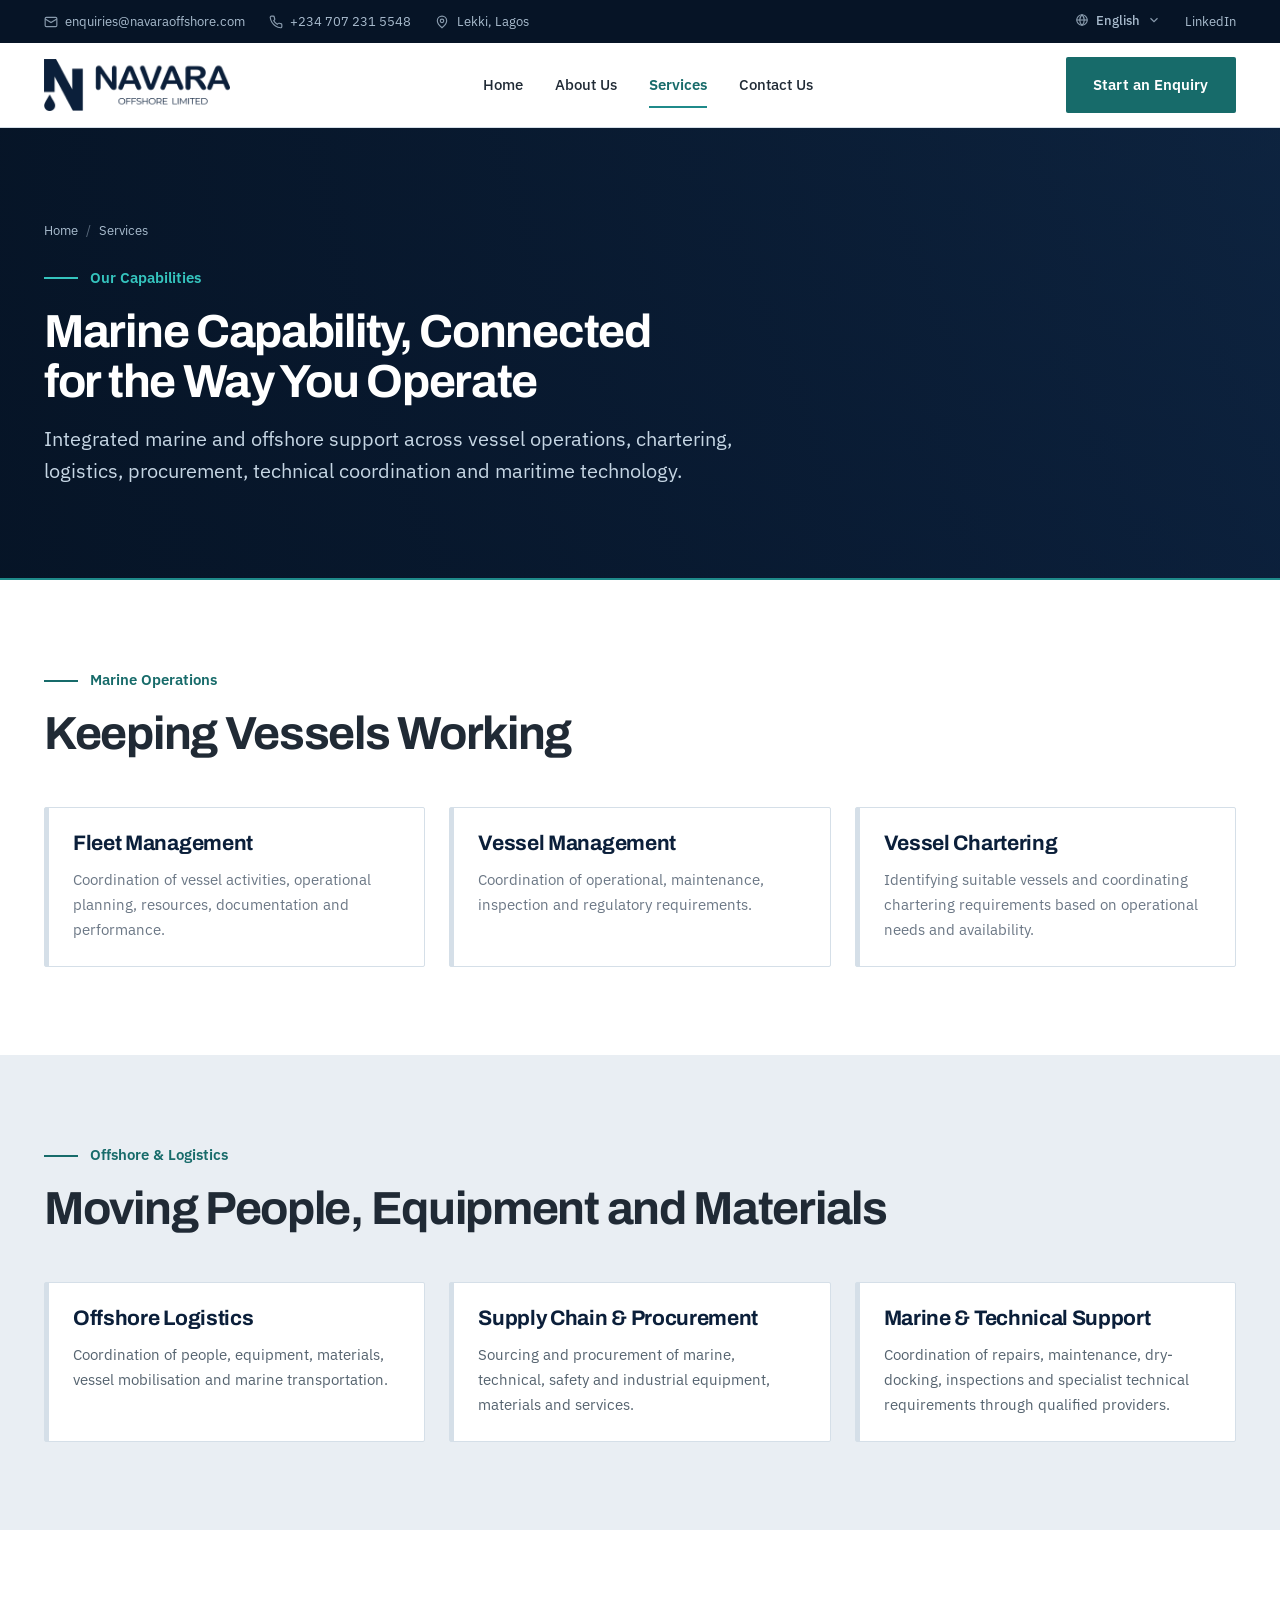
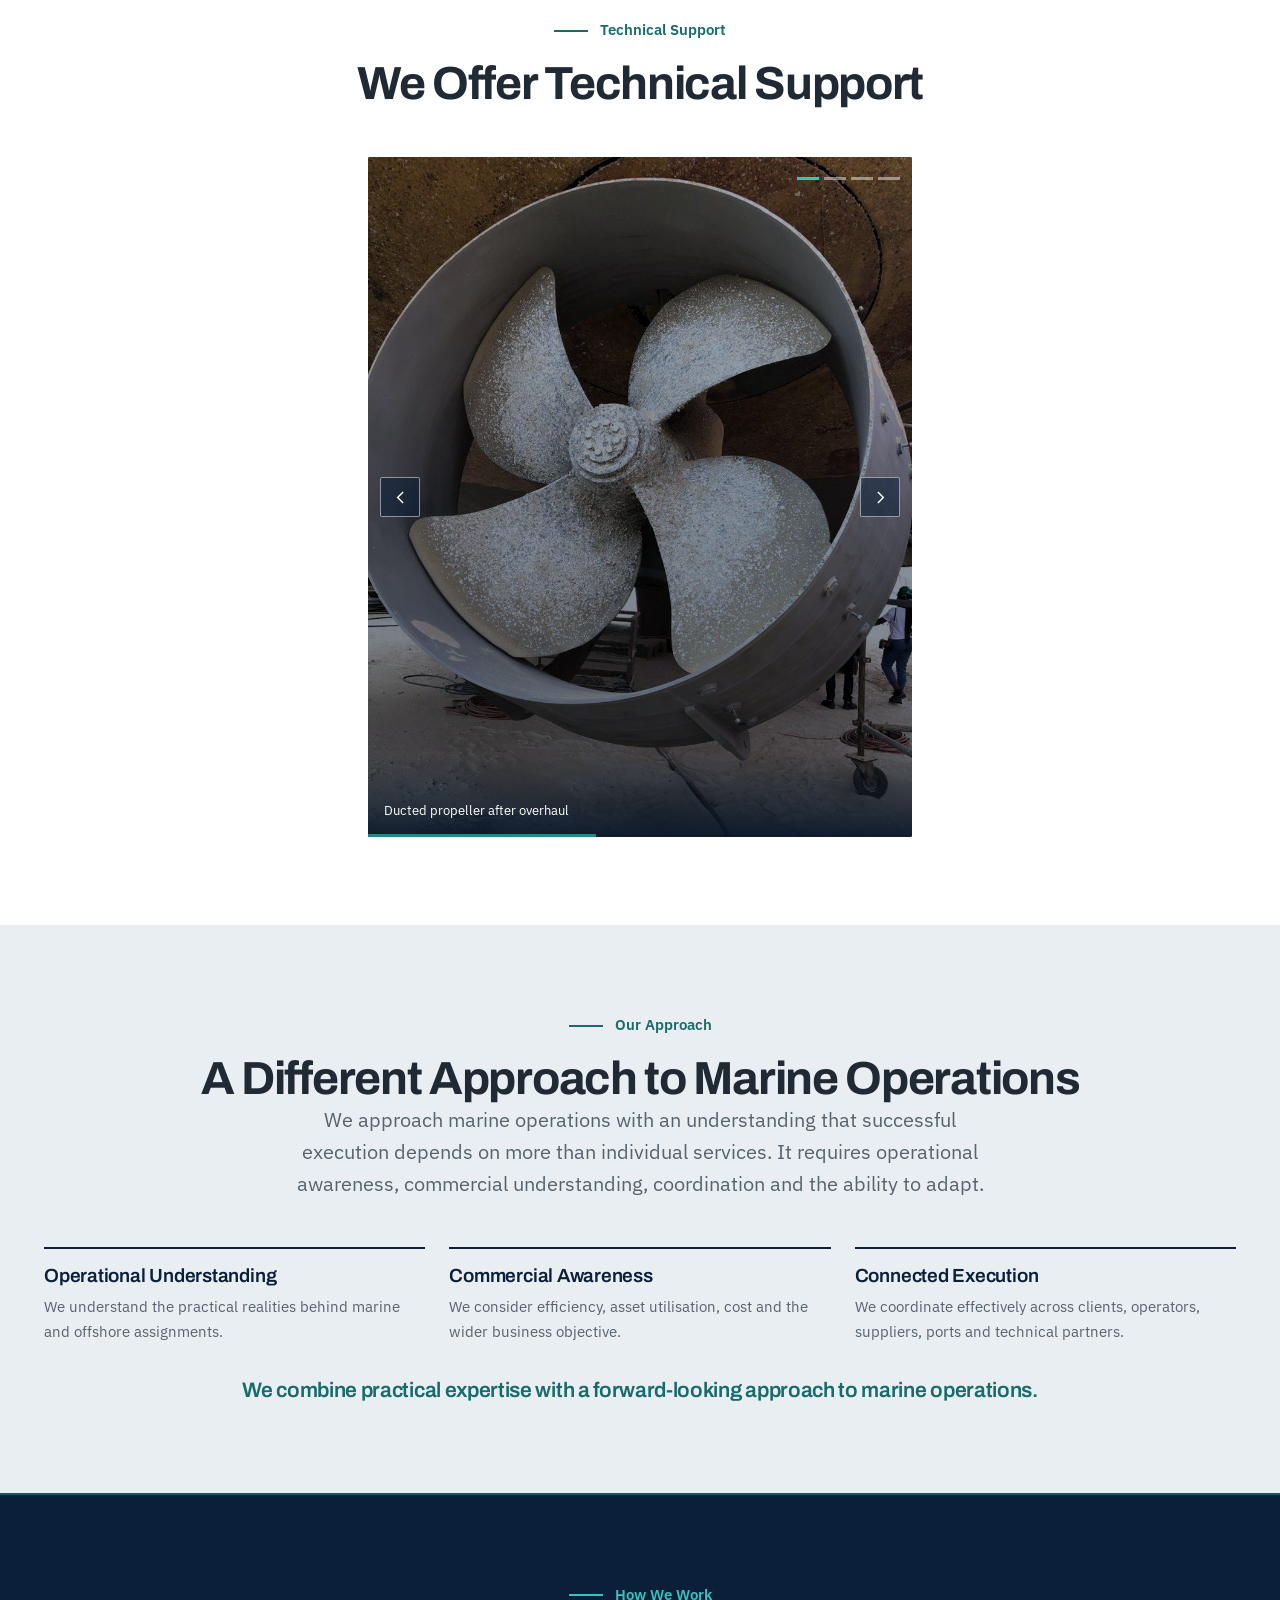
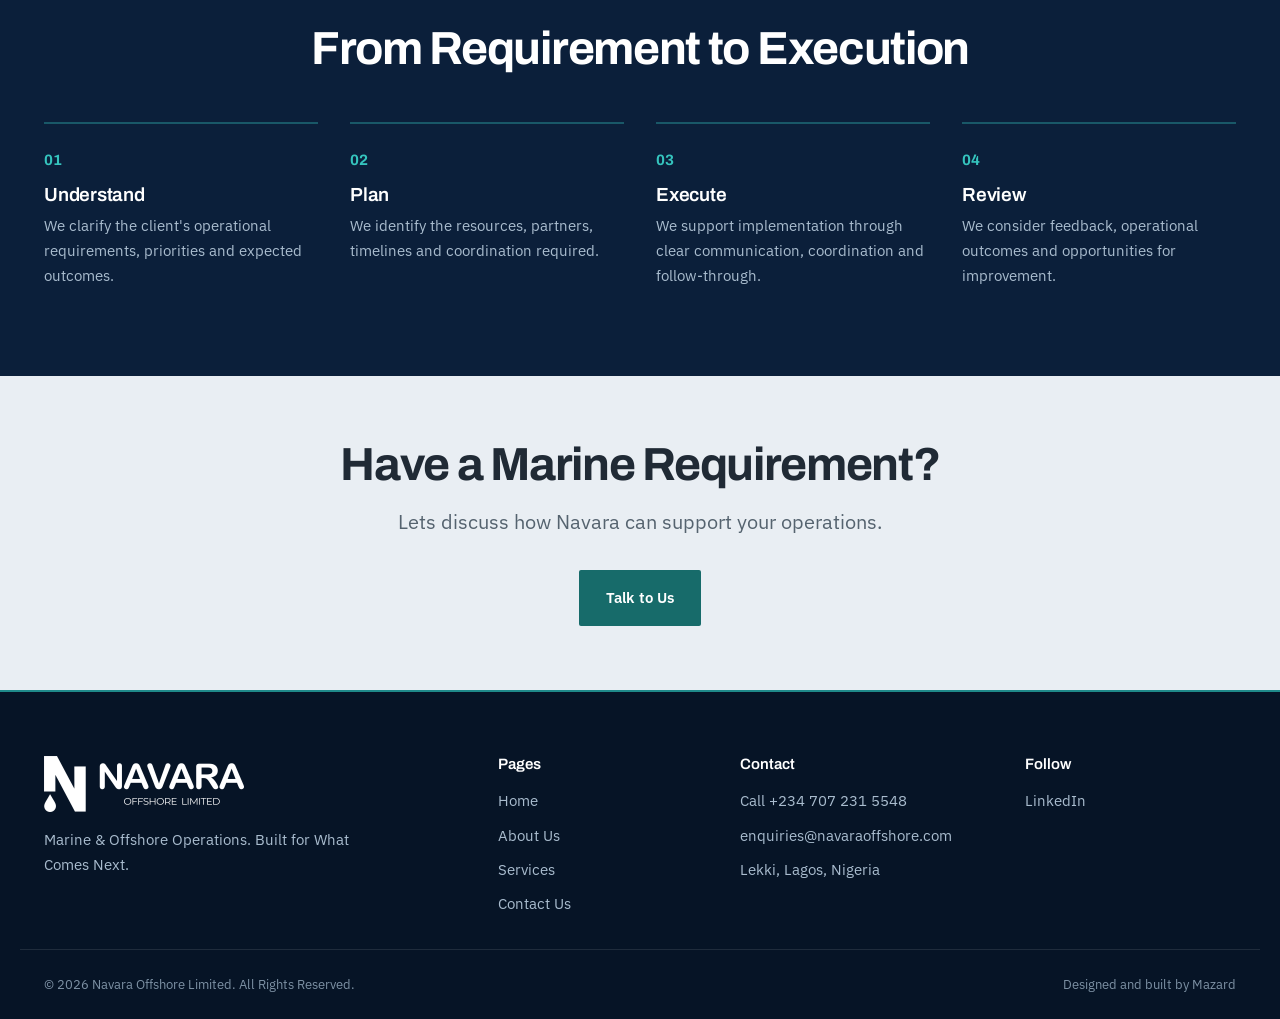
<file: services.html>
<!DOCTYPE html>
<html lang="en">
<head>
  <meta charset="UTF-8">
  <meta name="viewport" content="width=device-width, initial-scale=1">
  <title>Vessel Chartering &amp; Fleet Management | Navara Offshore</title>
  <meta name="description" content="Fleet and vessel management, chartering, offshore logistics, procurement, technical support and marine security for operations in Nigeria and across Africa.">
  <meta name="robots" content="index, follow, max-image-preview:large, max-snippet:-1, max-video-preview:-1">

  <link rel="canonical" href="https://navaraoffshore.com/services">

  <link rel="icon" href="favicon.ico" sizes="any">
  <link rel="icon" type="image/png" sizes="32x32" href="images/favicon-32x32.png">
  <link rel="icon" type="image/png" sizes="16x16" href="images/favicon-16x16.png">
  <link rel="apple-touch-icon" href="images/apple-touch-icon.png">
  <link rel="manifest" href="site.webmanifest">
  <meta name="theme-color" content="#0B1F3A">

  <meta property="og:type" content="website">
  <meta property="og:site_name" content="Navara Offshore">
  <meta property="og:locale" content="en_GB">
  <meta property="og:title" content="Vessel Chartering &amp; Fleet Management | Navara Offshore">
  <meta property="og:description" content="Marine capability, connected for the way you operate — chartering, fleet management, offshore logistics, procurement and technical support.">
  <meta property="og:url" content="https://navaraoffshore.com/services">
  <meta property="og:image" content="https://navaraoffshore.com/images/og-image.jpg">
  <meta property="og:image:alt" content="Navara Offshore Limited — marine and offshore operations">
  <meta property="og:image:width" content="1200">
  <meta property="og:image:height" content="630">
  <meta name="twitter:image:alt" content="Navara Offshore Limited — marine and offshore operations">
  <meta name="twitter:card" content="summary_large_image">

  <link rel="preconnect" href="https://fonts.googleapis.com">
  <link rel="preconnect" href="https://fonts.gstatic.com" crossorigin>
  <link rel="preconnect" href="https://images.unsplash.com">
  <link rel="stylesheet" href="https://fonts.googleapis.com/css2?family=Archivo:wght@500;600;700&family=IBM+Plex+Sans:wght@400;500;600&display=swap">
  <link rel="stylesheet" href="style.css">
</head>
<body>

  <a class="skip-link" href="#main">Skip to content</a>

  <!-- Shown only when the browser reports a language we can offer. An offer,
       never a redirect: auto-redirecting on browser language hides the English
       pages from crawlers and hijacks visitors who wanted the original. -->
  <div class="langbar" id="langbar" hidden>
    <div class="shell langbar__inner">
      <p class="langbar__msg" id="langbar-msg"></p>
      <a class="langbar__go" id="langbar-go" href="/" rel="nofollow noopener"></a>
      <button class="langbar__close" id="langbar-close" type="button" aria-label="Dismiss"><svg viewBox="0 0 24 24" fill="none" stroke="currentColor" stroke-width="2" aria-hidden="true"><path d="M6 6l12 12M18 6L6 18"/></svg></button>
    </div>
  </div>

  <div class="topbar">
    <div class="shell topbar__inner">
      <div class="topbar__group">
        <a class="topbar__item" href="mailto:enquiries@navaraoffshore.com">
          <svg viewBox="0 0 24 24" fill="none" stroke="currentColor" stroke-width="2" aria-hidden="true"><rect x="2" y="4" width="20" height="16" rx="2"/><path d="M2 7l10 6 10-6"/></svg>
          enquiries@navaraoffshore.com
        </a>
        <a class="topbar__item" href="tel:+2347072315548">
          <svg viewBox="0 0 24 24" fill="none" stroke="currentColor" stroke-width="2" aria-hidden="true"><path d="M22 16.9v3a2 2 0 0 1-2.2 2 19.8 19.8 0 0 1-8.6-3.1 19.5 19.5 0 0 1-6-6A19.8 19.8 0 0 1 2.1 4.2 2 2 0 0 1 4.1 2h3a2 2 0 0 1 2 1.7c.12 1 .35 1.9.67 2.8a2 2 0 0 1-.45 2.1L8.1 9.9a16 16 0 0 0 6 6l1.3-1.22a2 2 0 0 1 2.1-.45c.9.32 1.8.55 2.8.67a2 2 0 0 1 1.7 2z"/></svg>
          +234 707 231 5548
        </a>
        <span class="topbar__item">
          <svg viewBox="0 0 24 24" fill="none" stroke="currentColor" stroke-width="2" aria-hidden="true"><path d="M12 22s8-6.1 8-12a8 8 0 10-16 0c0 5.9 8 12 8 12z"/><circle cx="12" cy="10" r="3"/></svg>
          Lekki, Lagos
        </span>
      </div>
      <div class="topbar__group">
        <details class="lang">
          <summary class="lang__btn">
            <svg viewBox="0 0 24 24" fill="none" stroke="currentColor" stroke-width="2" aria-hidden="true"><circle cx="12" cy="12" r="9"/><path d="M3 12h18"/><path d="M12 3c2.5 2.4 3.9 5.6 3.9 9s-1.4 6.6-3.9 9c-2.5-2.4-3.9-5.6-3.9-9S9.5 5.4 12 3z"/></svg>
            <span class="sr-only">Language:</span>
            <span class="lang__now">English</span>
            <svg class="lang__caret" viewBox="0 0 24 24" fill="none" stroke="currentColor" stroke-width="2" aria-hidden="true"><path d="M6 9l6 6 6-6"/></svg>
          </summary>
          <div class="lang__menu">
            <p class="lang__note">Machine translation by Google</p>
            <a class="lang__opt is-current" href="/services" aria-current="true">English</a>
            <a class="lang__opt" hreflang="fr" rel="nofollow noopener" href="https://navaraoffshore-com.translate.goog/services?_x_tr_sl=en&amp;_x_tr_tl=fr&amp;_x_tr_hl=fr">Français</a>
            <a class="lang__opt" hreflang="pt" rel="nofollow noopener" href="https://navaraoffshore-com.translate.goog/services?_x_tr_sl=en&amp;_x_tr_tl=pt&amp;_x_tr_hl=pt">Português</a>
            <a class="lang__opt" hreflang="es" rel="nofollow noopener" href="https://navaraoffshore-com.translate.goog/services?_x_tr_sl=en&amp;_x_tr_tl=es&amp;_x_tr_hl=es">Español</a>
          </div>
        </details>
        <a href="https://www.linkedin.com/company/navara-offshore-ltd/" target="_blank" rel="noopener">LinkedIn</a>
      </div>
    </div>
  </div>

  <header class="masthead">
    <div class="shell masthead__inner">
      <a class="brand" href="/" aria-label="Navara Offshore Limited — home">
        <img class="brand__lockup" src="images/logo-lockup-navy.png"
             alt="Navara Offshore Limited" width="800" height="224">
      </a>

      <nav class="nav" id="primary-nav" aria-label="Primary">
        <a class="nav__link" href="/">Home</a>
        <a class="nav__link" href="/about">About Us</a>
        <a class="nav__link" href="/services" aria-current="page">Services</a>
        <a class="nav__link" href="/contact">Contact Us</a>
        <div class="nav__cta"><a class="btn btn--solid btn--block" href="/contact">Start an Enquiry</a></div>
      </nav>

      <div class="masthead__cta">
        <a class="btn btn--solid" href="/contact">Start an Enquiry</a>
      </div>

      <button class="burger" type="button" aria-expanded="false" aria-controls="primary-nav" aria-label="Open menu">
        <span class="burger__bars"></span>
      </button>
    </div>
  </header>

  <main id="main">

    <section class="pagehead">
      <div class="pagehead__media">
        <img src="https://images.unsplash.com/photo-1502621737164-fb78cb47e276?auto=format&fit=crop&w=1800&q=80"
             alt="" fetchpriority="high" decoding="async">
      </div>
      <div class="shell">
        <div class="pagehead__inner">
          <ul class="crumbs">
            <li><a href="/">Home</a></li>
            <li>Services</li>
          </ul>
          <p class="label">Our Capabilities</p>
          <h1 class="t-h1">Marine Capability, Connected for the Way You Operate</h1>
          <p class="lede">Integrated marine and offshore support across vessel operations, chartering, logistics, procurement, technical coordination and maritime technology.</p>
        </div>
      </div>
    </section>

    <!-- Marine operations -->
    <section class="band">
      <div class="shell">
        <div class="head">
          <p class="label">Marine Operations</p>
          <h2 class="t-h1">Keeping Vessels Working</h2>
        </div>

        <div class="grid grid--wide">
          <article class="svc">
            <h3 class="t-h3">Fleet Management</h3>
            <p>Coordination of vessel activities, operational planning, resources, documentation and performance.</p>
          </article>

          <article class="svc">
            <h3 class="t-h3">Vessel Management</h3>
            <p>Coordination of operational, maintenance, inspection and regulatory requirements.</p>
          </article>

          <article class="svc">
            <h3 class="t-h3">Vessel Chartering</h3>
            <p>Identifying suitable vessels and coordinating chartering requirements based on operational needs and availability.</p>
          </article>
        </div>
      </div>
    </section>

    <!-- Offshore & logistics -->
    <section class="band band--mist">
      <div class="shell">
        <div class="head">
          <p class="label">Offshore &amp; Logistics</p>
          <h2 class="t-h1">Moving People, Equipment and Materials</h2>
        </div>

        <div class="grid grid--wide">
          <article class="svc">
            <h3 class="t-h3">Offshore Logistics</h3>
            <p>Coordination of people, equipment, materials, vessel mobilisation and marine transportation.</p>
          </article>

          <article class="svc">
            <h3 class="t-h3">Supply Chain &amp; Procurement</h3>
            <p>Sourcing and procurement of marine, technical, safety and industrial equipment, materials and services.
</p>
          </article>

          <article class="svc">
            <h3 class="t-h3">Marine &amp; Technical Support</h3>
            <p>Coordination of repairs, maintenance, dry-docking, inspections and specialist technical requirements through qualified providers.</p>
          </article>
        </div>
      </div>
    </section>

    <!-- Technical support — images only, no supporting copy by request.
         .slider--full takes the section full width and centres the frame. The
         frame itself stays 4:5 portrait: every source photograph is portrait,
         and a landscape crop cuts the nozzle rim, the flange body, the valve
         handwheel and the technician's head. -->
    <section class="band">
      <div class="shell">
        <div class="head head--center">
          <p class="label label--center">Technical Support</p>
          <h2 class="t-h1">We Offer Technical Support</h2>
        </div>
        <div class="figure figure--tall figure--wash figure--keyline slider slider--full"
             data-slider aria-label="Technical verification and overhaul work">
          <div class="slider__track">
            <figure class="slider__slide is-current">
              <img src="images/purpose-propeller-nozzle.jpg" width="900" height="1125"
                   alt="Overhauled five-blade propeller inside its Kort nozzle"
                   loading="lazy" decoding="async">
              <figcaption class="slider__cap">Ducted propeller after overhaul</figcaption>
            </figure>
            <figure class="slider__slide">
              <img src="images/purpose-flange-measurement.jpg" width="900" height="1125"
                   alt="Tape measure held across a valve flange to check its bore before sourcing"
                   loading="lazy" decoding="async">
              <figcaption class="slider__cap">Dimensional check before sourcing</figcaption>
            </figure>
            <figure class="slider__slide">
              <img src="images/purpose-valve-measurement.jpg" width="900" height="1125"
                   alt="Hand measuring a blue DN250 gate valve against specification"
                   loading="lazy" decoding="async">
              <figcaption class="slider__cap">Verifying a DN250 valve against spec</figcaption>
            </figure>
            <figure class="slider__slide">
              <img src="images/purpose-propeller-technician.jpg" width="900" height="1125"
                   alt="Navara technician supervising propeller work at a vessel in dry dock"
                   loading="lazy" decoding="async">
              <figcaption class="slider__cap">Technical supervision in dry dock</figcaption>
            </figure>
          </div>
        </div>
      </div>
    </section>

    <!-- Approach -->
    <section class="band band--mist">
      <div class="shell">
        <div class="head head--center">
          <p class="label label--center">Our Approach</p>
          <h2 class="t-h1">A Different Approach to Marine Operations</h2>
          <p class="lede">We approach marine operations with an understanding that successful execution depends on more than individual services. It requires operational awareness, commercial understanding, coordination and the ability to adapt.</p>
        </div>

        <div class="grid">
          <div class="sector">
            <h3 class="t-h4">Operational Understanding</h3>
            <p>We understand the practical realities behind marine and offshore assignments.</p>
          </div>
          <div class="sector">
            <h3 class="t-h4">Commercial Awareness</h3>
            <p>We consider efficiency, asset utilisation, cost and the wider business objective.</p>
          </div>
          <div class="sector">
            <h3 class="t-h4">Connected Execution</h3>
            <p>We coordinate effectively across clients, operators, suppliers, ports and technical partners.</p>
          </div>
        </div>

        <p class="pull center mt-6">We combine practical expertise with a forward-looking approach to marine operations.</p>
      </div>
    </section>

    <!-- Process — a genuine sequence, so the numbering earns its place -->
    <section class="band band--deep">
      <div class="shell">
        <div class="head head--center">
          <p class="label label--center">How We Work</p>
          <h2 class="t-h1">From Requirement to Execution</h2>
        </div>

        <div class="steps">
          <div class="step">
            <h3 class="t-h4">Understand</h3>
            <p>We clarify the client's operational requirements, priorities and expected outcomes.</p>
          </div>
          <div class="step">
            <h3 class="t-h4">Plan</h3>
            <p>We identify the resources, partners, timelines and coordination required.</p>
          </div>
          <div class="step">
            <h3 class="t-h4">Execute</h3>
            <p>We support implementation through clear communication, coordination and follow-through.</p>
          </div>
          <div class="step">
            <h3 class="t-h4">Review</h3>
            <p>We consider feedback, operational outcomes and opportunities for improvement.</p>
          </div>
        </div>
      </div>
    </section>

    <!-- CTA -->
    <section class="band band--mist band--tight">
      <div class="shell center">
        <h2 class="t-h1">Have a Marine Requirement?</h2>
        <p class="lede mt-4">Lets discuss how Navara can support your operations.</p>
        <div class="btns btns--center mt-6">
          <a class="btn btn--solid" href="/contact">Talk to Us</a>
        </div>
      </div>
    </section>

  </main>

  <footer class="footer">
    <div class="shell footer__top">
      <div>
        <a class="footer__brand" href="/" aria-label="Navara Offshore Limited — home">
          <img src="images/logo-lockup-white.png"
               alt="Navara Offshore Limited" width="800" height="224">
        </a>
        <p class="footer__tag">Marine &amp; Offshore Operations. Built for What Comes Next.</p>
      </div>
      <div>
        <h3>Pages</h3>
        <ul>
          <li><a href="/">Home</a></li>
          <li><a href="/about">About Us</a></li>
          <li><a href="/services">Services</a></li>
          <li><a href="/contact">Contact Us</a></li>
        </ul>
      </div>
      <div>
        <h3>Contact</h3>
        <ul>
          <li><a href="tel:+2347072315548">Call +234 707 231 5548</a></li>
          <li><a href="mailto:enquiries@navaraoffshore.com">enquiries@navaraoffshore.com</a></li>
          <li>Lekki, Lagos, Nigeria</li>
        </ul>
      </div>
      <div>
        <h3>Follow</h3>
        <ul>
          <li><a href="https://www.linkedin.com/company/navara-offshore-ltd/" target="_blank" rel="noopener">LinkedIn</a></li>
        </ul>
      </div>
    </div>
    <div class="shell footer__bottom">
      <p>&copy; <span data-year>2026</span> Navara Offshore Limited. All Rights Reserved.</p>
      <p>Designed and built by <a href="https://www.x.com/mazardor" target="_blank" rel="noopener">Mazard</a></p>
    </div>
  </footer>

  <!-- Structured data: references the sitewide Organization by @id. -->
  <script type="application/ld+json">
  {
    "@context": "https://schema.org",
    "@graph": [
      {
        "@type": "Organization",
        "@id": "https://navaraoffshore.com/#organization",
        "name": "Navara Offshore Limited",
        "alternateName": "Navara Offshore",
        "url": "https://navaraoffshore.com/",
        "logo": {
          "@type": "ImageObject",
          "url": "https://navaraoffshore.com/images/logo-tile.png",
          "width": 512,
          "height": 512
        },
        "image": "https://navaraoffshore.com/images/og-image.jpg",
        "description": "Marine and offshore company supporting vessel operations, fleet management, chartering, offshore logistics, procurement, technical support and maritime technology.",
        "email": "enquiries@navaraoffshore.com",
        "telephone": "+234-707-231-5548",
        "address": {
          "@type": "PostalAddress",
          "addressLocality": "Lekki",
          "addressRegion": "Lagos",
          "addressCountry": "NG"
        },
        "areaServed": [
          {
            "@type": "Country",
            "name": "Nigeria"
          },
          {
            "@type": "Place",
            "name": "West Africa"
          },
          {
            "@type": "Place",
            "name": "Africa"
          }
        ],
        "knowsAbout": [
          "Fleet management",
          "Vessel management",
          "Vessel chartering",
          "Offshore logistics",
          "Marine procurement",
          "Dry-docking coordination",
          "Marine compliance and inspections",
          "Maritime security and technology"
        ],
        "contactPoint": [
          {
            "@type": "ContactPoint",
            "contactType": "sales",
            "telephone": "+234-707-231-5548",
            "email": "enquiries@navaraoffshore.com",
            "availableLanguage": [
              "English"
            ],
            "areaServed": [
              "NG",
              "Africa"
            ]
          }
        ],
        "sameAs": [
          "https://www.linkedin.com/company/navara-offshore-ltd/"
        ]
      },
      {
        "@type": "WebSite",
        "@id": "https://navaraoffshore.com/#website",
        "url": "https://navaraoffshore.com/",
        "name": "Navara Offshore",
        "publisher": {
          "@id": "https://navaraoffshore.com/#organization"
        },
        "inLanguage": "en"
      },
      {
        "@type": "WebPage",
        "@id": "https://navaraoffshore.com/services#webpage",
        "url": "https://navaraoffshore.com/services",
        "name": "Vessel Chartering & Fleet Management | Navara Offshore",
        "description": "Fleet and vessel management, chartering, offshore logistics, procurement, technical support and marine security.",
        "isPartOf": {
          "@id": "https://navaraoffshore.com/#website"
        },
        "about": {
          "@id": "https://navaraoffshore.com/#organization"
        },
        "inLanguage": "en",
        "breadcrumb": {
          "@id": "https://navaraoffshore.com/services#breadcrumb"
        }
      },
      {
        "@type": "BreadcrumbList",
        "@id": "https://navaraoffshore.com/services#breadcrumb",
        "itemListElement": [
          {
            "@type": "ListItem",
            "position": 1,
            "name": "Home",
            "item": "https://navaraoffshore.com/"
          },
          {
            "@type": "ListItem",
            "position": 2,
            "name": "Services",
            "item": "https://navaraoffshore.com/services"
          }
        ]
      },
      {
        "@type": "ItemList",
        "@id": "https://navaraoffshore.com/services#servicelist",
        "name": "Marine and Offshore Services",
        "itemListOrder": "https://schema.org/ItemListUnordered",
        "numberOfItems": 7,
        "itemListElement": [
          {
            "@type": "ListItem",
            "position": 1,
            "item": {
              "@type": "Service",
              "name": "Fleet Management",
              "description": "Support to help clients coordinate vessel-related activities, resources and service requirements across their operating environment.",
              "serviceType": "Fleet management",
              "provider": {
                "@id": "https://navaraoffshore.com/#organization"
              },
              "areaServed": [
                {
                  "@type": "Country",
                  "name": "Nigeria"
                },
                {
                  "@type": "Place",
                  "name": "West Africa"
                },
                {
                  "@type": "Place",
                  "name": "Africa"
                }
              ],
              "url": "https://navaraoffshore.com/services"
            }
          },
          {
            "@type": "ListItem",
            "position": 2,
            "item": {
              "@type": "Service",
              "name": "Vessel Management",
              "description": "Coordination of vessel requirements across operational, administrative and commercial interfaces.",
              "serviceType": "Vessel management",
              "provider": {
                "@id": "https://navaraoffshore.com/#organization"
              },
              "areaServed": [
                {
                  "@type": "Country",
                  "name": "Nigeria"
                },
                {
                  "@type": "Place",
                  "name": "West Africa"
                },
                {
                  "@type": "Place",
                  "name": "Africa"
                }
              ],
              "url": "https://navaraoffshore.com/services"
            }
          },
          {
            "@type": "ListItem",
            "position": 3,
            "item": {
              "@type": "Service",
              "name": "Vessel Chartering",
              "description": "Support in identifying and coordinating chartering requirements based on operational needs and available vessel capability.",
              "serviceType": "Vessel chartering",
              "provider": {
                "@id": "https://navaraoffshore.com/#organization"
              },
              "areaServed": [
                {
                  "@type": "Country",
                  "name": "Nigeria"
                },
                {
                  "@type": "Place",
                  "name": "West Africa"
                },
                {
                  "@type": "Place",
                  "name": "Africa"
                }
              ],
              "url": "https://navaraoffshore.com/services"
            }
          },
          {
            "@type": "ListItem",
            "position": 4,
            "item": {
              "@type": "Service",
              "name": "Offshore Logistics",
              "description": "Support for the movement of people, equipment, materials and vessels required for offshore and marine-dependent activities.",
              "serviceType": "Offshore logistics",
              "provider": {
                "@id": "https://navaraoffshore.com/#organization"
              },
              "areaServed": [
                {
                  "@type": "Country",
                  "name": "Nigeria"
                },
                {
                  "@type": "Place",
                  "name": "West Africa"
                },
                {
                  "@type": "Place",
                  "name": "Africa"
                }
              ],
              "url": "https://navaraoffshore.com/services"
            }
          },
          {
            "@type": "ListItem",
            "position": 5,
            "item": {
              "@type": "Service",
              "name": "Supply Chain and Procurement",
              "description": "Sourcing and procurement of equipment, materials and services for marine, offshore and industrial requirements.",
              "serviceType": "Supply chain and procurement",
              "provider": {
                "@id": "https://navaraoffshore.com/#organization"
              },
              "areaServed": [
                {
                  "@type": "Country",
                  "name": "Nigeria"
                },
                {
                  "@type": "Place",
                  "name": "West Africa"
                },
                {
                  "@type": "Place",
                  "name": "Africa"
                }
              ],
              "url": "https://navaraoffshore.com/services"
            }
          },
          {
            "@type": "ListItem",
            "position": 6,
            "item": {
              "@type": "Service",
              "name": "Marine and Technical Support",
              "description": "Coordination of specialist marine and technical requirements through qualified providers and partners.",
              "serviceType": "Marine and technical support",
              "provider": {
                "@id": "https://navaraoffshore.com/#organization"
              },
              "areaServed": [
                {
                  "@type": "Country",
                  "name": "Nigeria"
                },
                {
                  "@type": "Place",
                  "name": "West Africa"
                },
                {
                  "@type": "Place",
                  "name": "Africa"
                }
              ],
              "url": "https://navaraoffshore.com/services"
            }
          },
          {
            "@type": "ListItem",
            "position": 7,
            "item": {
              "@type": "Service",
              "name": "Marine Security and Technology",
              "description": "Technology-enabled approaches to maritime awareness, security and operational visibility.",
              "serviceType": "Marine security and technology",
              "provider": {
                "@id": "https://navaraoffshore.com/#organization"
              },
              "areaServed": [
                {
                  "@type": "Country",
                  "name": "Nigeria"
                },
                {
                  "@type": "Place",
                  "name": "West Africa"
                },
                {
                  "@type": "Place",
                  "name": "Africa"
                }
              ],
              "url": "https://navaraoffshore.com/services"
            }
          }
        ]
      }
    ]
  }
  </script>

  <script src="main.js"></script>
</body>
</html>
</file>
<file: style.css>
/* ==========================================================================
   NAVARA OFFSHORE — Design system
   --------------------------------------------------------------------------
   Direction: nautical chart / depth sounding. The logo mark is an "N" with a
   plumb-drop, so the page is built on depth: tonal bands get deeper as you go,
   separated by a thin teal "waterline". Edges are near-square (2px) for an
   engineered feel rather than a soft product-card look. Borders and tonal
   fills do the work of separation; shadow is reserved for surfaces that
   genuinely float (sticky masthead, enquiry panel).
   ========================================================================== */

/* --------------------------------------------------------------------------
   1. Tokens
   -------------------------------------------------------------------------- */

:root {
  color-scheme: light;

  /* Depth ramp — surface to seabed.
     navy and mist are the approved brand values; abyss and hull are tonal
     extensions of navy, used only as backgrounds. */
  --abyss:   #061426;
  --navy:    #0B1F3A;  /* brand — Navara Deep Navy */
  --hull:    #14304F;
  --mist:    #E9EEF3;  /* brand — Marine Mist */
  --mist-dk: #D5DFE8;
  --white:   #FFFFFF;  /* brand — White */

  /* Accents. The brand specifies teal as an accent rather than a dominant
     colour, and at #1F8A8A it carries 4.15:1 on white — enough for rules and
     borders, not for small text or a filled button. So the brand value does
     the accent work and two deeper steps of the same hue carry text. */
  --teal:     #1F8A8A;  /* brand — Maritime Teal; rules, borders, keel-lines */
  --teal-ink: #176B6A;  /* teal as small text, and solid button fill */
  --teal-dk:  #145E5D;  /* pressed / hover */
  --beacon:   #35C4BE;  /* tint of the same hue — dark backgrounds only */

  /* Text */
  --ink:     #202A35;  /* brand — Deep Graphite */
  --slate:   #6B7785;  /* brand — Steel Grey; 4.56:1 on white */
  --slate-lt:#8A97A3;
  --on-dark:      #E4ECF3;
  --on-dark-soft: #A9BCCE;

  /* Type */
  --font-display: 'Archivo', 'Segoe UI', 'Helvetica Neue', Arial, sans-serif;
  --font-body: 'IBM Plex Sans', 'Segoe UI', 'Helvetica Neue', Arial, sans-serif;

  --t-xs:  0.8125rem;   /* 13px */
  --t-sm:  0.9375rem;   /* 15px */
  --t-base:1.0625rem;   /* 17px */
  --t-md:  1.1875rem;   /* 19px */
  --t-lg:  1.3125rem;   /* 21px */

  /* Space — 4px base */
  --s-1: 0.25rem;
  --s-2: 0.5rem;
  --s-3: 0.75rem;
  --s-4: 1rem;
  --s-5: 1.5rem;
  --s-6: 2rem;
  --s-7: 3rem;
  --s-8: 4rem;
  --s-9: 5.5rem;

  --shell: 1240px;
  --gutter: 1.5rem;
  --edge: 2px;          /* the house corner radius */
  --ease: cubic-bezier(0.22, 0.61, 0.36, 1);
}

/* --------------------------------------------------------------------------
   2. Reset & base
   -------------------------------------------------------------------------- */

*, *::before, *::after { box-sizing: border-box; }

* { margin: 0; padding: 0; }

html {
  -webkit-text-size-adjust: 100%;
  scroll-behavior: smooth;
}

body {
  font-family: var(--font-body);
  font-size: var(--t-base);
  line-height: 1.65;
  color: var(--ink);
  background: var(--white);
  -webkit-font-smoothing: antialiased;
  -moz-osx-font-smoothing: grayscale;
  overflow-x: hidden;
}

a { color: inherit; text-decoration: none; }

ul, ol { list-style: none; }

img, svg, video {
  display: block;
  max-width: 100%;
  height: auto;
}

button, input, select, textarea { font: inherit; color: inherit; }

/* Keyboard focus is always visible; mouse clicks stay clean. */
:focus-visible {
  outline: 3px solid var(--beacon);
  outline-offset: 3px;
}

::selection { background: var(--beacon); color: var(--navy); }

.sr-only {
  position: absolute;
  width: 1px; height: 1px;
  padding: 0; margin: -1px;
  overflow: hidden;
  clip-path: inset(50%);
  white-space: nowrap;
}

.skip-link {
  position: absolute;
  top: -100%;
  left: var(--s-4);
  z-index: 200;
  padding: var(--s-3) var(--s-5);
  background: var(--beacon);
  color: var(--navy);
  font-weight: 600;
  border-radius: var(--edge);
}
.skip-link:focus { top: var(--s-3); }

/* --------------------------------------------------------------------------
   3. Typography
   -------------------------------------------------------------------------- */

h1, h2, h3, h4 {
  font-family: var(--font-display);
  font-weight: 700;
  line-height: 1.14;
  letter-spacing: -0.021em;
  text-wrap: balance;
}

.t-display {
  font-size: clamp(2.35rem, 5.2vw, 3.9rem);
  line-height: 1.04;
  letter-spacing: -0.032em;
}

.t-h1 {
  font-size: clamp(2rem, 4vw, 2.9rem);
  line-height: 1.08;
  letter-spacing: -0.028em;
}

.t-h2 {
  font-size: clamp(1.6rem, 2.7vw, 2.15rem);
  letter-spacing: -0.024em;
}

.t-h3 { font-size: var(--t-lg); letter-spacing: -0.015em; }

.t-h4 {
  font-size: var(--t-md);
  font-weight: 600;
  letter-spacing: -0.012em;
}

/* Body copy sits under 75 characters per line. */
.prose { max-width: 63ch; }
.prose > * + * { margin-top: var(--s-4); }
.prose p { color: var(--slate); }

.lede {
  font-size: clamp(var(--t-md), 1.6vw, var(--t-lg));
  line-height: 1.55;
  color: var(--slate);
  max-width: 58ch;
}

.measure-wide { max-width: 72ch; }

/* The waterline label: a short teal rule with a sentence-case caption.
   Deliberately not a tracked-out all-caps eyebrow. */
.label {
  display: flex;
  align-items: center;
  gap: var(--s-3);
  font-family: var(--font-body);
  font-size: var(--t-sm);
  font-weight: 600;
  color: var(--teal-ink);
  margin-bottom: var(--s-4);
}
.label::before {
  content: "";
  width: 34px;
  height: 2px;
  background: currentColor;
  flex: none;
}
.label--center { justify-content: center; }

/* --------------------------------------------------------------------------
   4. Layout
   -------------------------------------------------------------------------- */

.shell {
  width: 100%;
  max-width: var(--shell);
  margin-inline: auto;
  padding-inline: var(--gutter);
}

.band { padding-block: var(--s-9); }
.band--tight { padding-block: var(--s-8); }
/* Brand Steel Grey is 4.56:1 on white but only 3.91:1 on Marine Mist, which
   fails AA for body copy. Rather than patch every rule, the token itself is
   re-scoped inside mist surfaces — descendants pick the darker value up
   automatically. Same treatment on the enquiry panel, which is mist-filled. */
.band--mist,
.form-panel { --slate: #55636F; }

.band--mist { background: var(--mist); }
.band--deep { background: var(--navy); color: var(--on-dark); }
.band--abyss { background: var(--abyss); color: var(--on-dark); }

.band--deep .prose p,
.band--abyss .prose p,
.band--deep .lede,
.band--abyss .lede { color: var(--on-dark-soft); }

.band--deep .label,
.band--abyss .label { color: var(--beacon); }

/* Waterline: reserved for the shift into a dark band, which is the only
   tonal change significant enough to earn a rule. */
.band--deep,
.band--abyss { border-top: 2px solid rgba(31, 138, 138, 0.55); }

.center { text-align: center; }
.center .lede,
.center .prose { margin-inline: auto; }

/* Headings invert automatically on dark bands — no per-element overrides. */
.band--deep h1, .band--deep h2, .band--deep h3, .band--deep h4,
.band--abyss h1, .band--abyss h2, .band--abyss h3, .band--abyss h4,
.hero h1, .hero h2, .pagehead h1 { color: var(--white); }

/* Spacing utilities */
.mt-4 { margin-top: var(--s-4); }
.mt-5 { margin-top: var(--s-5); }
.mt-6 { margin-top: var(--s-6); }

/* A short statement set in the display face — used once per page at most. */
.pull {
  font-family: var(--font-display);
  font-size: var(--t-lg);
  font-weight: 600;
  line-height: 1.35;
  letter-spacing: -0.015em;
  color: var(--teal-ink);
}
.band--deep .pull, .band--abyss .pull { color: var(--beacon); }

.lede--ink { color: var(--ink); }

.head { margin-bottom: var(--s-7); }
.head--center { text-align: center; }
.head--center .label { justify-content: center; }
.head--center .lede { margin-inline: auto; }

/* Split: asymmetric by default so it doesn't read as two equal boxes. */
.split {
  display: grid;
  gap: var(--s-7);
  align-items: center;
}
@media (min-width: 900px) {
  .split { grid-template-columns: 1.05fr 0.95fr; gap: var(--s-8); }
  .split--text-lead { grid-template-columns: 1.15fr 0.85fr; }
  .split--media-lead { grid-template-columns: 0.85fr 1.15fr; }
  .split--even { grid-template-columns: 1fr 1fr; }
}

/* Auto grid — cards size themselves, so a five-item row never crushes to
   200px the way a fixed five-column grid does. */
.grid {
  display: grid;
  gap: var(--s-5);
  grid-template-columns: repeat(auto-fit, minmax(clamp(15rem, 27vw, 19rem), 1fr));
}
.grid--wide { grid-template-columns: repeat(auto-fit, minmax(clamp(17rem, 30vw, 22rem), 1fr)); }

/* A four-item row would otherwise break to 3 + 1 at desktop width. */
@media (min-width: 1000px) {
  .grid--4up { grid-template-columns: repeat(4, 1fr); }
}

/* --------------------------------------------------------------------------
   5. Buttons
   -------------------------------------------------------------------------- */

.btns { display: flex; flex-wrap: wrap; gap: var(--s-3); }
.btns--center { justify-content: center; }

.btn {
  display: inline-flex;
  align-items: center;
  justify-content: center;
  min-height: 50px;
  padding: 0.85rem 1.6rem;
  font-family: var(--font-body);
  font-size: var(--t-sm);
  font-weight: 600;
  letter-spacing: 0.005em;
  border: 2px solid transparent;
  border-radius: var(--edge);
  cursor: pointer;
  transition: background-color 0.2s var(--ease), color 0.2s var(--ease),
              border-color 0.2s var(--ease);
}

.btn--solid { background: var(--teal-ink); color: var(--white); }
.btn--solid:hover { background: var(--teal-dk); }

.btn--line {
  border-color: var(--navy);
  color: var(--navy);
}
.btn--line:hover { background: var(--navy); color: var(--white); }

.btn--line-light {
  border-color: rgba(255, 255, 255, 0.5);
  color: var(--white);
}
.btn--line-light:hover { background: var(--white); color: var(--navy); border-color: var(--white); }

.btn--block { width: 100%; }

/* Inline text link with a growing underline — no arrow glyph appended. */
.tlink {
  display: inline-block;
  font-weight: 600;
  font-size: var(--t-sm);
  color: var(--teal-ink);
  padding-bottom: 2px;
  background-image: linear-gradient(currentColor, currentColor);
  background-size: 0% 2px;
  background-position: 0 100%;
  background-repeat: no-repeat;
  transition: background-size 0.25s var(--ease);
}
.tlink:hover, .tlink:focus-visible { background-size: 100% 2px; }

/* --------------------------------------------------------------------------
   6. Top bar & masthead
   -------------------------------------------------------------------------- */

.topbar {
  background: var(--abyss);
  color: var(--on-dark-soft);
  font-size: var(--t-xs);
  padding-block: 0.6rem;
}
.topbar__inner {
  display: flex;
  flex-wrap: wrap;
  align-items: center;
  justify-content: space-between;
  gap: var(--s-2) var(--s-5);
}
.topbar__group { display: flex; flex-wrap: wrap; align-items: center; gap: var(--s-2) var(--s-5); }
.topbar a { color: inherit; transition: color 0.2s var(--ease); }
.topbar a:hover { color: var(--beacon); }
.topbar__item { display: inline-flex; align-items: center; gap: 0.45rem; }
.topbar__item svg { width: 14px; height: 14px; flex: none; opacity: 0.8; }

/* Language switcher.
   Built on <details>/<summary> so it opens, closes and takes keyboard focus
   with no script at all; main.js only adds close-on-outside-click and Escape.
   The panel is light-on-white while the bar around it is dark, so the colour
   rules below are scoped with .topbar to outrank `.topbar a`. */
.lang { position: relative; }

.lang__btn {
  display: inline-flex;
  align-items: center;
  gap: 0.4rem;
  list-style: none;          /* Firefox marker */
  cursor: pointer;
  transition: color 0.2s var(--ease);
}
.lang__btn::-webkit-details-marker { display: none; }
.lang__btn svg { width: 14px; height: 14px; flex: none; opacity: 0.8; }
.lang__now { font-weight: 500; letter-spacing: 0.01em; }
.lang__btn:hover,
.lang[open] > .lang__btn { color: var(--beacon); }
.lang__caret { transition: transform 0.2s var(--ease); }
.lang[open] .lang__caret { transform: rotate(180deg); }

.lang__menu {
  position: absolute;
  z-index: 120;              /* above the sticky masthead, which sits at 100 */
  top: calc(100% + 0.65rem);
  right: 0;
  min-width: 12.5rem;
  padding-block: var(--s-2) var(--s-1);
  border: 1px solid var(--mist-dk);
  border-top: 2px solid var(--teal);
  border-radius: var(--edge);
  background: var(--white);
  box-shadow: 0 14px 34px rgba(6, 20, 38, 0.26);
}
.lang__note {
  margin: 0;
  padding: 0 var(--s-4) var(--s-2);
  font-size: 0.6875rem;
  line-height: 1.4;
  color: var(--slate);
}
.topbar .lang__opt {
  display: block;
  padding: 0.45rem var(--s-4);
  color: var(--ink);
  transition: background 0.15s var(--ease), color 0.15s var(--ease);
}
.topbar .lang__opt:hover { background: var(--mist); color: var(--teal-ink); }
.topbar .lang__opt.is-current { color: var(--teal-ink); font-weight: 600; }
.lang__opt.is-current::after { content: " \2713"; }

/* Under ~520px the topbar wraps: the panel would run off the right edge, and
   the globe plus caret carry the meaning on their own, so the language name
   drops out rather than forcing another line. */
@media (max-width: 520px) {
  .lang__menu { right: auto; left: 0; }
  .lang__now { display: none; }
}

/* Browser-language offer bar.
   An offer, never an automatic redirect: redirecting on Accept-Language
   leaves the English pages uncrawled (Googlebot sends none) and hijacks
   readers who came for the original. Hidden until main.js finds a match. */
.langbar {
  background: var(--teal-ink);
  color: var(--white);
  font-size: var(--t-sm);
}
.langbar[hidden] { display: none; }
.langbar__inner {
  display: flex;
  flex-wrap: wrap;
  align-items: center;
  gap: var(--s-2) var(--s-4);
  padding-block: 0.7rem;
}
.langbar__msg { margin: 0; flex: 1 1 16rem; }
.langbar__go {
  flex: none;
  padding: 0.3rem 0.85rem;
  border: 1px solid rgba(255, 255, 255, 0.6);
  border-radius: var(--edge);
  color: var(--white);
  font-weight: 600;
  transition: background 0.2s var(--ease), border-color 0.2s var(--ease);
}
.langbar__go:hover { background: rgba(255, 255, 255, 0.16); border-color: var(--white); }
.langbar__close {
  flex: none;
  display: grid;
  place-items: center;
  width: 1.75rem; height: 1.75rem;
  padding: 0;
  border: 0;
  border-radius: var(--edge);
  background: none;
  color: inherit;
  cursor: pointer;
  transition: background 0.2s var(--ease);
}
.langbar__close:hover { background: rgba(255, 255, 255, 0.18); }
.langbar__close svg { width: 15px; height: 15px; }

.masthead {
  position: sticky;
  top: 0;
  z-index: 100;
  background: var(--white);
  border-bottom: 1px solid var(--mist-dk);
  transition: box-shadow 0.25s var(--ease);
}
.masthead.is-stuck { box-shadow: 0 6px 24px rgba(11, 31, 58, 0.09); }

.masthead__inner {
  display: flex;
  align-items: center;
  justify-content: space-between;
  gap: var(--s-5);
  min-height: 84px;
  transition: min-height 0.25s var(--ease);
}
.masthead.is-stuck .masthead__inner { min-height: 68px; }

/* Brand lockup — the approved Navara artwork, one image, no type substitution.
   The supplied logo is stacked (mark over NAVARA over OFFSHORE LIMITED); a
   horizontal re-flow of the same artwork is used here because in the stacked
   arrangement the descriptor line would land at roughly 3px in a header bar.
   Sized by height with width:auto so the intrinsic 800x224 ratio is kept, and
   the width/height attributes on the <img> reserve the box before it loads. */
.brand { display: inline-flex; align-items: center; }
.brand__lockup {
  height: 52px;
  width: auto;
  flex: none;
  transition: height 0.25s var(--ease);
}
.masthead.is-stuck .brand__lockup { height: 46px; }

.nav { display: flex; align-items: center; gap: var(--s-6); }
.nav__link {
  position: relative;
  font-size: var(--t-sm);
  font-weight: 500;
  color: var(--ink);
  padding-block: var(--s-2);
  transition: color 0.2s var(--ease);
}
.nav__link::after {
  content: "";
  position: absolute;
  left: 0; right: 0; bottom: -2px;
  height: 2px;
  background: var(--teal);
  transform: scaleX(0);
  transform-origin: left;
  transition: transform 0.25s var(--ease);
}
.nav__link:hover { color: var(--teal-ink); }
.nav__link:hover::after { transform: scaleX(1); }
.nav__link[aria-current="page"] { color: var(--teal-ink); font-weight: 600; }
.nav__link[aria-current="page"]::after { transform: scaleX(1); }

.nav__cta { display: none; }

.burger {
  display: none;
  width: 46px; height: 46px;
  align-items: center;
  justify-content: center;
  background: none;
  border: 1px solid var(--mist-dk);
  border-radius: var(--edge);
  cursor: pointer;
}
.burger__bars { position: relative; width: 20px; height: 2px; background: var(--navy); display: block; }
.burger__bars::before,
.burger__bars::after {
  content: "";
  position: absolute;
  left: 0;
  width: 20px; height: 2px;
  background: var(--navy);
  transition: transform 0.22s var(--ease), top 0.22s var(--ease);
}
.burger__bars::before { top: -6px; }
.burger__bars::after { top: 6px; }
.burger[aria-expanded="true"] .burger__bars { background: transparent; }
.burger[aria-expanded="true"] .burger__bars::before { top: 0; transform: rotate(45deg); }
.burger[aria-expanded="true"] .burger__bars::after { top: 0; transform: rotate(-45deg); }

@media (max-width: 960px) {
  .burger { display: inline-flex; }
  .nav {
    position: absolute;
    top: 100%;
    left: 0;
    width: 100%;
    flex-direction: column;
    align-items: stretch;
    gap: 0;
    padding: var(--s-4) var(--gutter) var(--s-5);
    background: var(--white);
    border-bottom: 2px solid var(--teal);
    box-shadow: 0 18px 30px rgba(11, 31, 58, 0.12);
    display: none;
  }
  .nav.is-open { display: flex; }
  .nav__link {
    padding-block: var(--s-4);
    border-bottom: 1px solid var(--mist);
    font-size: var(--t-md);
  }
  .nav__link::after { display: none; }
  /* The enquiry CTA follows the links into the mobile menu instead of
     disappearing at narrow widths. */
  .nav__cta { display: block; margin-top: var(--s-5); }
  .masthead__cta { display: none; }
}

/* On a narrow phone the lockup and the burger have to share one line, so the
   logo steps down rather than crowding it. Height only — the ratio is fixed. */
@media (max-width: 420px) {
  .brand__lockup,
  .masthead.is-stuck .brand__lockup { height: 42px; }
  .footer__brand img { height: 48px; }
}

/* --------------------------------------------------------------------------
   7. Hero (home)
   -------------------------------------------------------------------------- */

.hero {
  position: relative;
  isolation: isolate;
  background: var(--navy);
  color: var(--white);
  overflow: hidden;
}

/* Gradient is painted under the photograph, so a failed remote image leaves a
   composed navy field rather than a blank box. */
.hero__media {
  position: absolute;
  inset: 0;
  z-index: -2;
  background:
    radial-gradient(120% 90% at 78% 8%, rgba(53, 196, 190, 0.22), transparent 60%),
    linear-gradient(196deg, #123258 0%, var(--navy) 45%, var(--abyss) 100%);
  background-color: var(--navy);
}
.hero__media img {
  width: 100%;
  height: 100%;
  object-fit: cover;
  opacity: 0.4;
  filter: grayscale(0.4) contrast(1.06);
}
.hero__media::after {
  content: "";
  position: absolute;
  inset: 0;
  background: linear-gradient(104deg, rgba(6, 20, 38, 0.95) 0%, rgba(11, 31, 58, 0.78) 48%, rgba(11, 31, 58, 0.36) 100%);
}

.hero__inner {
  padding-block: clamp(5rem, 11vw, 8.5rem) clamp(4rem, 8vw, 6rem);
  max-width: 47rem;
}
.hero__title { color: var(--white); }
.hero .label { color: var(--beacon); }
.hero__lede {
  color: #C6D6E4;
  margin-top: var(--s-5);
  max-width: 44ch;
}
.hero .btns { margin-top: var(--s-6); }

/* Instrument strip — reads like a bridge console readout and carries the
   four things a prospective client actually wants to confirm. */
.strip {
  position: relative;
  background: rgba(6, 20, 38, 0.66);
  border-top: 2px solid var(--teal);
  backdrop-filter: blur(6px);
}
.strip__grid {
  display: grid;
  grid-template-columns: repeat(auto-fit, minmax(13rem, 1fr));
}
.strip__cell {
  padding: var(--s-5) var(--s-5) var(--s-5) 0;
  border-left: 1px solid rgba(255, 255, 255, 0.14);
  padding-left: var(--s-5);
}
.strip__cell:first-child { border-left: 0; padding-left: 0; }
.strip__k {
  font-family: var(--font-display);
  font-size: var(--t-md);
  font-weight: 700;
  color: var(--white);
  letter-spacing: -0.015em;
}
.strip__v {
  font-size: var(--t-xs);
  color: var(--on-dark-soft);
  margin-top: 2px;
}
@media (max-width: 700px) {
  .strip__cell { border-left: 0; padding-left: 0; border-top: 1px solid rgba(255,255,255,.14); }
  .strip__cell:first-child { border-top: 0; }
}

/* --------------------------------------------------------------------------
   8. Page head (interior pages)
   -------------------------------------------------------------------------- */

.pagehead {
  position: relative;
  isolation: isolate;
  background: var(--navy);
  color: var(--white);
  overflow: hidden;
  border-bottom: 2px solid var(--teal);
}
.pagehead__media {
  position: absolute;
  inset: 0;
  z-index: -2;
  background: linear-gradient(200deg, var(--hull), var(--navy) 60%, var(--abyss));
}
.pagehead__media img {
  width: 100%; height: 100%;
  object-fit: cover;
  opacity: 0.3;
  filter: grayscale(0.45);
}
.pagehead__media::after {
  content: "";
  position: absolute; inset: 0;
  background: linear-gradient(100deg, rgba(6,20,38,.93), rgba(11,31,58,.7));
}
.pagehead__inner { padding-block: clamp(3.5rem, 8vw, 5.75rem); max-width: 44rem; }
.pagehead .label { color: var(--beacon); }
.pagehead h1 { color: var(--white); }
.pagehead .lede { color: #C6D6E4; margin-top: var(--s-4); }

/* Breadcrumb */
.crumbs {
  display: flex;
  gap: var(--s-2);
  font-size: var(--t-xs);
  color: var(--on-dark-soft);
  margin-bottom: var(--s-5);
}
.crumbs a:hover { color: var(--beacon); }
.crumbs li + li::before { content: "/"; margin-right: var(--s-2); opacity: 0.5; }
.crumbs li { display: inline-flex; }

/* --------------------------------------------------------------------------
   9. Cards & content blocks
   -------------------------------------------------------------------------- */

/* Service card: a left keel-line that fills in on hover. No lift, no
   drop-shadow — the border and fill carry the state change. */
.svc {
  position: relative;
  display: flex;
  flex-direction: column;
  padding: var(--s-5) var(--s-5) var(--s-5) calc(var(--s-5) + 4px);
  background: var(--white);
  border: 1px solid var(--mist-dk);
  border-radius: var(--edge);
  transition: border-color 0.22s var(--ease), background-color 0.22s var(--ease);
}
.svc::before {
  content: "";
  position: absolute;
  left: 0; top: 0; bottom: 0;
  width: 4px;
  background: var(--mist-dk);
  transition: background-color 0.22s var(--ease);
}
.svc:hover { border-color: #BFD0DD; }
.svc:hover::before { background: var(--teal); }
.svc h3, .svc h4 { color: var(--navy); }
.svc p {
  color: var(--slate);
  font-size: var(--t-sm);
  margin-top: var(--s-3);
}
.svc .checks { margin-top: var(--s-4); }
.svc .tlink { margin-top: var(--s-5); align-self: flex-start; }
/* Only stretch the paragraph when a link has to sit on the card's baseline —
   otherwise a checklist would be pushed away from the copy it belongs to. */
.svc:has(.tlink) > p:last-of-type { flex: 1 1 auto; }

.band--mist .svc { background: var(--white); }

/* Sector item — flat, rule-led, no card chrome */
.sector {
  padding-top: var(--s-4);
  border-top: 2px solid var(--navy);
}
.sector h3, .sector h4 { color: var(--navy); }
.sector p { color: var(--slate); font-size: var(--t-sm); margin-top: var(--s-2); }

/* Panel — a light raised surface (used sparingly) */
.panel {
  padding: var(--s-6);
  background: var(--white);
  border: 1px solid var(--mist-dk);
  border-top: 3px solid var(--teal);
  border-radius: var(--edge);
}
.panel h3, .panel h4 { color: var(--navy); }
.panel--dark {
  background: rgba(255, 255, 255, 0.05);
  border: 1px solid rgba(255, 255, 255, 0.12);
  border-top: 3px solid var(--beacon);
}
.panel--dark h3, .panel--dark h4 { color: var(--white); }

/* Checklist */
.checks { display: grid; gap: var(--s-3); }
.checks--two { grid-template-columns: repeat(auto-fit, minmax(13rem, 1fr)); gap: var(--s-3) var(--s-5); }
.checks li {
  position: relative;
  padding-left: 1.75rem;
  font-size: var(--t-sm);
  line-height: 1.5;
}
.checks li::before {
  content: "";
  position: absolute;
  left: 0; top: 0.36em;
  width: 9px; height: 9px;
  border: 2px solid var(--teal);
  border-top: 0; border-left: 0;
  transform: rotate(45deg);
}
.band--deep .checks li::before,
.band--abyss .checks li::before,
.panel--dark .checks li::before { border-color: var(--beacon); }
.band--deep .checks li,
.band--abyss .checks li { color: var(--on-dark); }

/* Sounding list — a depth-marked figure list. Genuinely ordinal content. */
.steps { display: grid; gap: var(--s-6); counter-reset: step; }
@media (min-width: 820px) { .steps { grid-template-columns: repeat(4, 1fr); } }
.step { position: relative; padding-top: var(--s-5); border-top: 2px solid rgba(53, 196, 190, 0.35); counter-increment: step; }
.step::before {
  content: counter(step, decimal-leading-zero);
  display: block;
  font-family: var(--font-display);
  font-size: var(--t-sm);
  font-weight: 700;
  color: var(--beacon);
  margin-bottom: var(--s-3);
}
.step h3, .step h4 { color: var(--white); }
.step p { color: var(--on-dark-soft); font-size: var(--t-sm); margin-top: var(--s-2); }

/* --------------------------------------------------------------------------
   10. Figures (photography)
   -------------------------------------------------------------------------- */

.figure {
  position: relative;
  overflow: hidden;
  border-radius: var(--edge);
  /* Composed fallback: if the remote photograph fails, this stays on screen. */
  background:
    repeating-linear-gradient(0deg, rgba(255,255,255,.045) 0 1px, transparent 1px 28px),
    linear-gradient(200deg, var(--hull), var(--navy) 55%, var(--abyss));
  min-height: 15rem;
}
.figure img {
  width: 100%;
  height: 100%;
  object-fit: cover;
  filter: saturate(0.85) contrast(1.03);
}
.figure--tall { aspect-ratio: 4 / 5; }
.figure--wide { aspect-ratio: 16 / 10; }
.figure--square { aspect-ratio: 1 / 1; }

/* Duotone wash pulls photography toward the brand navy. */
.figure--wash::after {
  content: "";
  position: absolute; inset: 0;
  background: linear-gradient(190deg, rgba(11, 31, 58, 0.34), rgba(6, 20, 38, 0.62));
  mix-blend-mode: multiply;
  pointer-events: none;
}

/* Rule accent in the corner, echoing the waterline */
.figure--keyline::before {
  content: "";
  position: absolute;
  left: 0; bottom: 0;
  width: 42%; height: 3px;
  background: var(--teal);
  z-index: 2;
}

.figure.is-empty img { display: none; }

/* --------------------------------------------------------------------------
   10b. Slider
   --------------------------------------------------------------------------
   A slider is just a .figure with more than one photograph in it, so it
   inherits the aspect ratio, the duotone wash and the teal keyline and sits
   in a layout exactly where a single figure would.

   Crossfade rather than a horizontal push: the house style keeps motion to a
   minimum, and a fade does not fight the tonal bands the way sliding does.

   No-JS state is deliberate — the first slide carries .is-current in the
   markup and the rest stay hidden, so the section degrades to one still
   photograph. Every control is built by main.js, which means a browser with
   scripting off never gets a dead button.
   -------------------------------------------------------------------------- */

/* .slider is always also a .figure, so the ratio, wash and keyline come
   from there; this only guarantees the positioning context. */
.slider { position: relative; }
.slider__track { position: absolute; inset: 0; }

/* Full-width variant: the section spans the page instead of sharing a row
   with a text column. The frame itself stays portrait and centres, because
   every source photograph is portrait — a landscape crop of these cuts the
   nozzle rim, the flange body, the valve handwheel and the technician's
   head. Capped so it reads as a deliberate centred plate. */
.slider--full {
  width: min(100%, 34rem);
  margin-inline: auto;
}

.slider__slide {
  position: absolute;
  inset: 0;
  margin: 0;
  opacity: 0;
  visibility: hidden;
  transition: opacity 0.55s var(--ease), visibility 0s linear 0.55s;
}
.slider__slide.is-current {
  opacity: 1;
  visibility: visible;
  transition: opacity 0.55s var(--ease), visibility 0s linear 0s;
}

/* Caption sits above the photograph and the wash (z-index 1) but below the
   teal keyline (z-index 2) so the rule still reads across the corner. */
.slider__cap {
  position: absolute;
  z-index: 1;
  left: 0; right: 0; bottom: 0;
  padding: var(--s-7) var(--s-4) var(--s-4);
  font-size: var(--t-xs);
  line-height: 1.45;
  color: var(--white);
  background: linear-gradient(to top, rgba(6, 20, 38, 0.88), rgba(6, 20, 38, 0));
}

.slider__nav {
  position: absolute;
  z-index: 3;
  top: 50%;
  transform: translateY(-50%);
  display: grid;
  place-items: center;
  width: 2.5rem; height: 2.5rem;
  padding: 0;
  border: 1px solid rgba(255, 255, 255, 0.5);
  border-radius: var(--edge);
  background: rgba(11, 31, 58, 0.55);
  color: var(--white);
  cursor: pointer;
  transition: background 0.2s var(--ease), border-color 0.2s var(--ease);
}
.slider__nav:hover {
  background: var(--teal-ink);
  border-color: var(--teal-ink);
}
.slider__nav--prev { left: var(--s-3); }
.slider__nav--next { right: var(--s-3); }
.slider__nav svg {
  width: 17px; height: 17px;
  fill: none;
  stroke: currentColor;
  stroke-width: 2;
  stroke-linecap: square;
}

/* Depth-gauge ticks rather than bubbles — same language as the strip rules. */
.slider__dots {
  position: absolute;
  z-index: 3;
  top: var(--s-3); right: var(--s-3);
  display: flex;
  gap: 5px;
}
.slider__dot {
  display: grid;
  align-items: center;
  width: 22px; height: 18px;
  padding: 0;
  border: 0;
  background: none;
  cursor: pointer;
}
.slider__dot::after {
  content: "";
  display: block;
  width: 100%; height: 3px;
  background: rgba(255, 255, 255, 0.45);
  transition: background 0.2s var(--ease);
}
.slider__dot:hover::after { background: rgba(255, 255, 255, 0.85); }
.slider__dot[aria-selected="true"]::after { background: var(--beacon); }

@media (max-width: 600px) {
  .slider__nav { width: 2.125rem; height: 2.125rem; }
  .slider__cap { padding: var(--s-6) var(--s-3) var(--s-3); }
}

/* A carousel that moves on its own is a WCAG 2.2.2 problem for anyone who
   needs motion stilled, so JS never starts the timer in that case. Killing
   the crossfade here as well keeps the two in step. */
@media (prefers-reduced-motion: reduce) {
  .slider__slide { transition: none; }
}

/* --------------------------------------------------------------------------
   11. Contact & forms
   -------------------------------------------------------------------------- */

.contact-layout { display: grid; gap: var(--s-7); }
@media (min-width: 980px) { .contact-layout { grid-template-columns: 0.85fr 1.15fr; gap: var(--s-8); } }

/* Order-independent: the first card carries the heavy rule, the rest a
   hairline. (:first-of-type would have matched the wrong sibling here.) */
.channel {
  padding: var(--s-5) 0;
  border-top: 2px solid var(--navy);
}
.channel + .channel { border-top: 1px solid var(--mist-dk); }
.channel h3, .channel h4 { color: var(--navy); }
.channel a {
  display: block;
  width: fit-content;
  margin-top: var(--s-2);
  font-weight: 600;
  color: var(--teal-ink);
  word-break: break-word;
}
.channel a:hover { color: var(--teal-dk); text-decoration: underline; }
.channel p { color: var(--slate); font-size: var(--t-sm); margin-top: var(--s-2); }

.form-panel {
  padding: clamp(var(--s-5), 4vw, var(--s-7));
  background: var(--white);
  border: 1px solid var(--mist-dk);
  border-top: 3px solid var(--teal);
  border-radius: var(--edge);
  box-shadow: 0 18px 42px rgba(11, 31, 58, 0.07);
}

.field { margin-bottom: var(--s-5); }
.field label {
  display: block;
  font-size: var(--t-sm);
  font-weight: 600;
  color: var(--navy);
  margin-bottom: var(--s-2);
}
.field .req { color: var(--teal-ink); }

.control {
  width: 100%;
  padding: 0.8rem 1rem;
  font-size: var(--t-sm);
  color: var(--ink);
  background: var(--white);
  border: 1px solid #C3D0DC;
  border-radius: var(--edge);
  transition: border-color 0.18s var(--ease), box-shadow 0.18s var(--ease);
}
.control::placeholder { color: var(--slate-lt); }
.control:hover { border-color: #A8B9C7; }
.control:focus {
  outline: none;
  border-color: var(--teal);
  box-shadow: 0 0 0 3px rgba(31, 138, 138, 0.16);
}
textarea.control { resize: vertical; min-height: 7rem; }
select.control {
  appearance: none;
  background-image: url("data:image/svg+xml,%3Csvg xmlns='http://www.w3.org/2000/svg' viewBox='0 0 12 8'%3E%3Cpath d='M1 1l5 5 5-5' fill='none' stroke='%236B7785' stroke-width='1.8' stroke-linecap='round'/%3E%3C/svg%3E");
  background-repeat: no-repeat;
  background-position: right 1rem center;
  background-size: 12px;
  padding-right: 2.5rem;
}

/* Invalid styling only after a submit attempt, so fields aren't red on load. */
.form-panel.was-submitted .control:invalid {
  border-color: #C2453B;
  box-shadow: 0 0 0 3px rgba(194, 69, 59, 0.12);
}

.consent { font-size: var(--t-xs); color: var(--slate); margin-bottom: var(--s-5); }

.form-status {
  margin-top: var(--s-4);
  padding: var(--s-4);
  border-radius: var(--edge);
  font-size: var(--t-sm);
  border-left: 3px solid var(--teal);
  background: var(--mist);
  color: var(--ink);
}
.form-status[hidden] { display: none; }
.form-status--error { border-left-color: #C2453B; background: #FBEDEC; }

/* --------------------------------------------------------------------------
   12. Footer
   -------------------------------------------------------------------------- */

.footer {
  background: var(--abyss);
  color: var(--on-dark-soft);
  padding-block: var(--s-8) var(--s-5);
  border-top: 2px solid var(--teal);
}
.footer__top {
  display: grid;
  gap: var(--s-6);
  padding-bottom: var(--s-6);
  border-bottom: 1px solid rgba(255, 255, 255, 0.1);
}
@media (min-width: 760px) { .footer__top { grid-template-columns: 1.6fr 1fr 1fr; } }
@media (min-width: 1040px) { .footer__top { grid-template-columns: 2fr 1fr 1.2fr 1fr; } }

.footer__brand { display: inline-flex; margin-bottom: var(--s-4); }
.footer__brand img { height: 56px; width: auto; }
.footer__tag { font-size: var(--t-sm); max-width: 34ch; }

.footer h3, .footer h4 {
  font-size: var(--t-sm);
  font-weight: 600;
  color: var(--white);
  margin-bottom: var(--s-4);
  letter-spacing: 0;
}
.footer li + li { margin-top: 0.6rem; }
.footer li { font-size: var(--t-sm); }
.footer a { transition: color 0.2s var(--ease); word-break: break-word; }
.footer a:hover { color: var(--beacon); }

.footer__bottom {
  display: flex;
  flex-wrap: wrap;
  gap: var(--s-2) var(--s-5);
  justify-content: space-between;
  align-items: center;
  padding-top: var(--s-5);
  font-size: var(--t-xs);
  color: #7D91A4;
}

/* --------------------------------------------------------------------------
   13. Motion
   --------------------------------------------------------------------------
   One orchestrated moment only: the hero settles on load. Sections do not
   each fade-and-slide on scroll — that reads as boilerplate.
   -------------------------------------------------------------------------- */

@keyframes rise {
  from { opacity: 0; transform: translateY(14px); }
  to   { opacity: 1; transform: none; }
}

.hero__inner > * {
  animation: rise 0.7s var(--ease) both;
}
.hero__inner > *:nth-child(1) { animation-delay: 0.05s; }
.hero__inner > *:nth-child(2) { animation-delay: 0.13s; }
.hero__inner > *:nth-child(3) { animation-delay: 0.21s; }
.hero__inner > *:nth-child(4) { animation-delay: 0.29s; }

@media (prefers-reduced-motion: reduce) {
  html { scroll-behavior: auto; }
  *, *::before, *::after {
    animation-duration: 0.001ms !important;
    animation-iteration-count: 1 !important;
    transition-duration: 0.001ms !important;
  }
}

/* --------------------------------------------------------------------------
   14. Print
   -------------------------------------------------------------------------- */

@media print {
  .topbar, .masthead, .burger, .btns, .form-panel { display: none !important; }
  body { color: #000; font-size: 11pt; }
  .band { padding-block: 1rem; }
  .band--deep, .band--abyss, .footer { background: #fff !important; color: #000 !important; }
  /* The footer lockup is white artwork; on a white sheet it would vanish.
     brightness(0) knocks it to solid black and leaves the alpha alone. */
  .footer__brand img { filter: brightness(0); }
}
</file>
